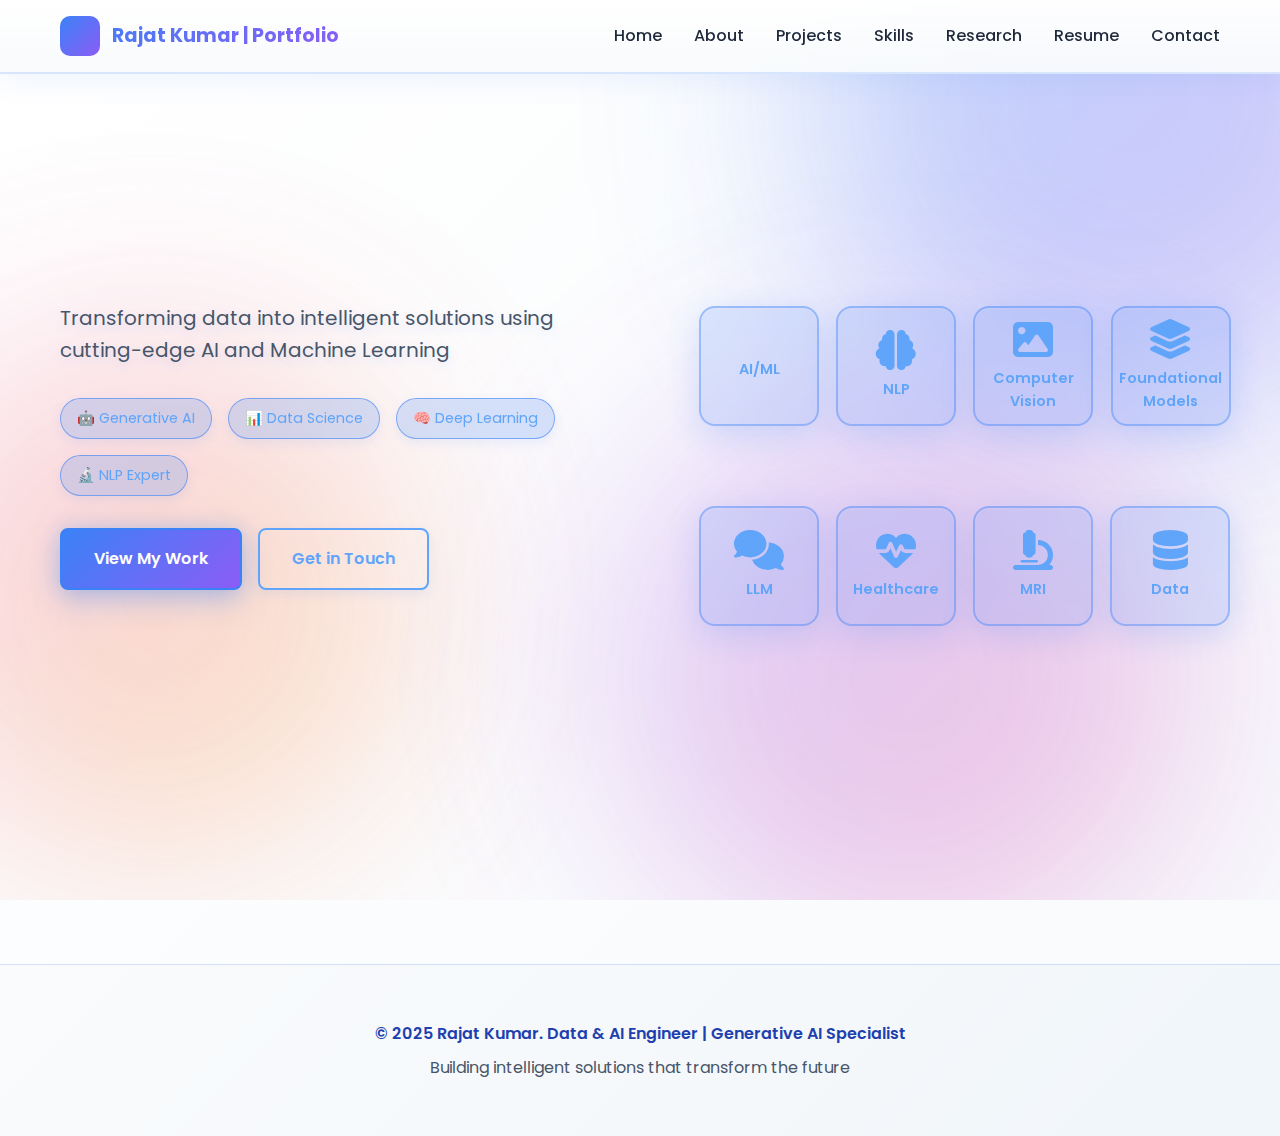
<file: index.html>
<!DOCTYPE html>
<html lang="en">
<head>
    <meta charset="UTF-8">
    <meta name="viewport" content="width=device-width, initial-scale=1.0">
    <title>Rajat Kumar | Data & AI Engineer | Generative AI & ML Expert</title>
    <link rel="stylesheet" href="styles.css">
    <link rel="stylesheet" href="https://cdnjs.cloudflare.com/ajax/libs/font-awesome/6.4.0/css/all.min.css">
    <link href="https://fonts.googleapis.com/css2?family=Poppins:wght@300;400;500;600;700;800&family=Playfair+Display:wght@600;700;800&display=swap" rel="stylesheet">
</head>
<body>
    <!-- Navigation -->
    <nav class="navbar">
        <div class="container">
            <div class="nav-wrapper">
                <div class="logo">
                    <span class="logo-icon">
                        <i class="fas fa-brain"></i>
                    </span>
                    <span class="logo-text">Rajat Kumar | Portfolio</span>
                </div>
                <ul class="nav-menu">
                    <li><a href="index.html" class="nav-link">Home</a></li>
                    <li><a href="about.html" class="nav-link">About</a></li>
                    <li><a href="projects.html" class="nav-link">Projects</a></li>
                    <li><a href="skills.html" class="nav-link">Skills</a></li>
                    <li><a href="research.html" class="nav-link">Research</a></li>
                    <li><a href="resume.html" class="nav-link">Resume</a></li>
                    <li><a href="contact.html" class="nav-link">Contact</a></li>
                </ul>
                <div class="hamburger">
                    <span></span>
                    <span></span>
                    <span></span>
                </div>
            </div>
        </div>
    </nav>

    <!-- Hero Section -->
    <section id="home" class="hero">
        <div class="hero-background">
            <div class="gradient-orb orb-1"></div>
            <div class="gradient-orb orb-2"></div>
            <div class="gradient-orb orb-3"></div>
        </div>
        
        <div class="container">
            <div class="hero-content">
                <div class="hero-text">
                    <h1 class="hero-title">
                        Data & AI <span class="highlight">Engineer</span>
                    </h1>
                    <p class="hero-subtitle">
                        Transforming data into intelligent solutions using cutting-edge AI and Machine Learning
                    </p>
                    <div class="hero-badges">
                        <span class="badge">🤖 Generative AI</span>
                        <span class="badge">📊 Data Science</span>
                        <span class="badge">🧠 Deep Learning</span>
                        <span class="badge">🔬 NLP Expert</span>
                    </div>
                    <div class="hero-cta">
                        <a href="projects.html" class="btn btn-primary">View My Work</a>
                        <a href="contact.html" class="btn btn-secondary">Get in Touch</a>
                    </div>
                </div>
                
                <div class="hero-visual">
                    <div class="floating-card card1">
                        <div class="card-content">
                            <i class="fas fa-neural-network"></i>
                            <p>AI/ML</p>
                        </div>
                    </div>
                    <div class="floating-card card2">
                        <div class="card-content">
                            <i class="fas fa-brain"></i>
                            <p>NLP</p>
                        </div>
                    </div>
                    <div class="floating-card card3">
                        <div class="card-content">
                            <i class="fas fa-database"></i>
                            <p>Data</p>
                        </div>
                    </div>
                    <div class="floating-card card4">
                        <div class="card-content">
                            <i class="fas fa-comments"></i>
                            <p>LLM</p>
                        </div>
                    </div>
                    <div class="floating-card card5">
                        <div class="card-content">
                            <i class="fas fa-image"></i>
                            <p>Computer Vision</p>
                        </div>
                    </div>
                    <div class="floating-card card6">
                        <div class="card-content">
                            <i class="fas fa-heartbeat"></i>
                            <p>Healthcare</p>
                        </div>
                    </div>
                    <div class="floating-card card7">
                        <div class="card-content">
                            <i class="fas fa-microscope"></i>
                            <p>MRI</p>
                        </div>
                    </div>
                    <div class="floating-card card8">
                        <div class="card-content">
                            <i class="fas fa-layer-group"></i>
                            <p>Foundational Models</p>
                        </div>
                    </div>
                </div>
            </div>
        </div>
    </section>

    <!-- Footer -->
    <footer class="footer">
        <div class="container">
            <div class="footer-content">
                <p>&copy; 2025 Rajat Kumar. Data & AI Engineer | Generative AI Specialist</p>
                <p>Building intelligent solutions that transform the future</p>
            </div>
        </div>
    </footer>

    <script src="script.js"></script>
</body>
</html>
</file>
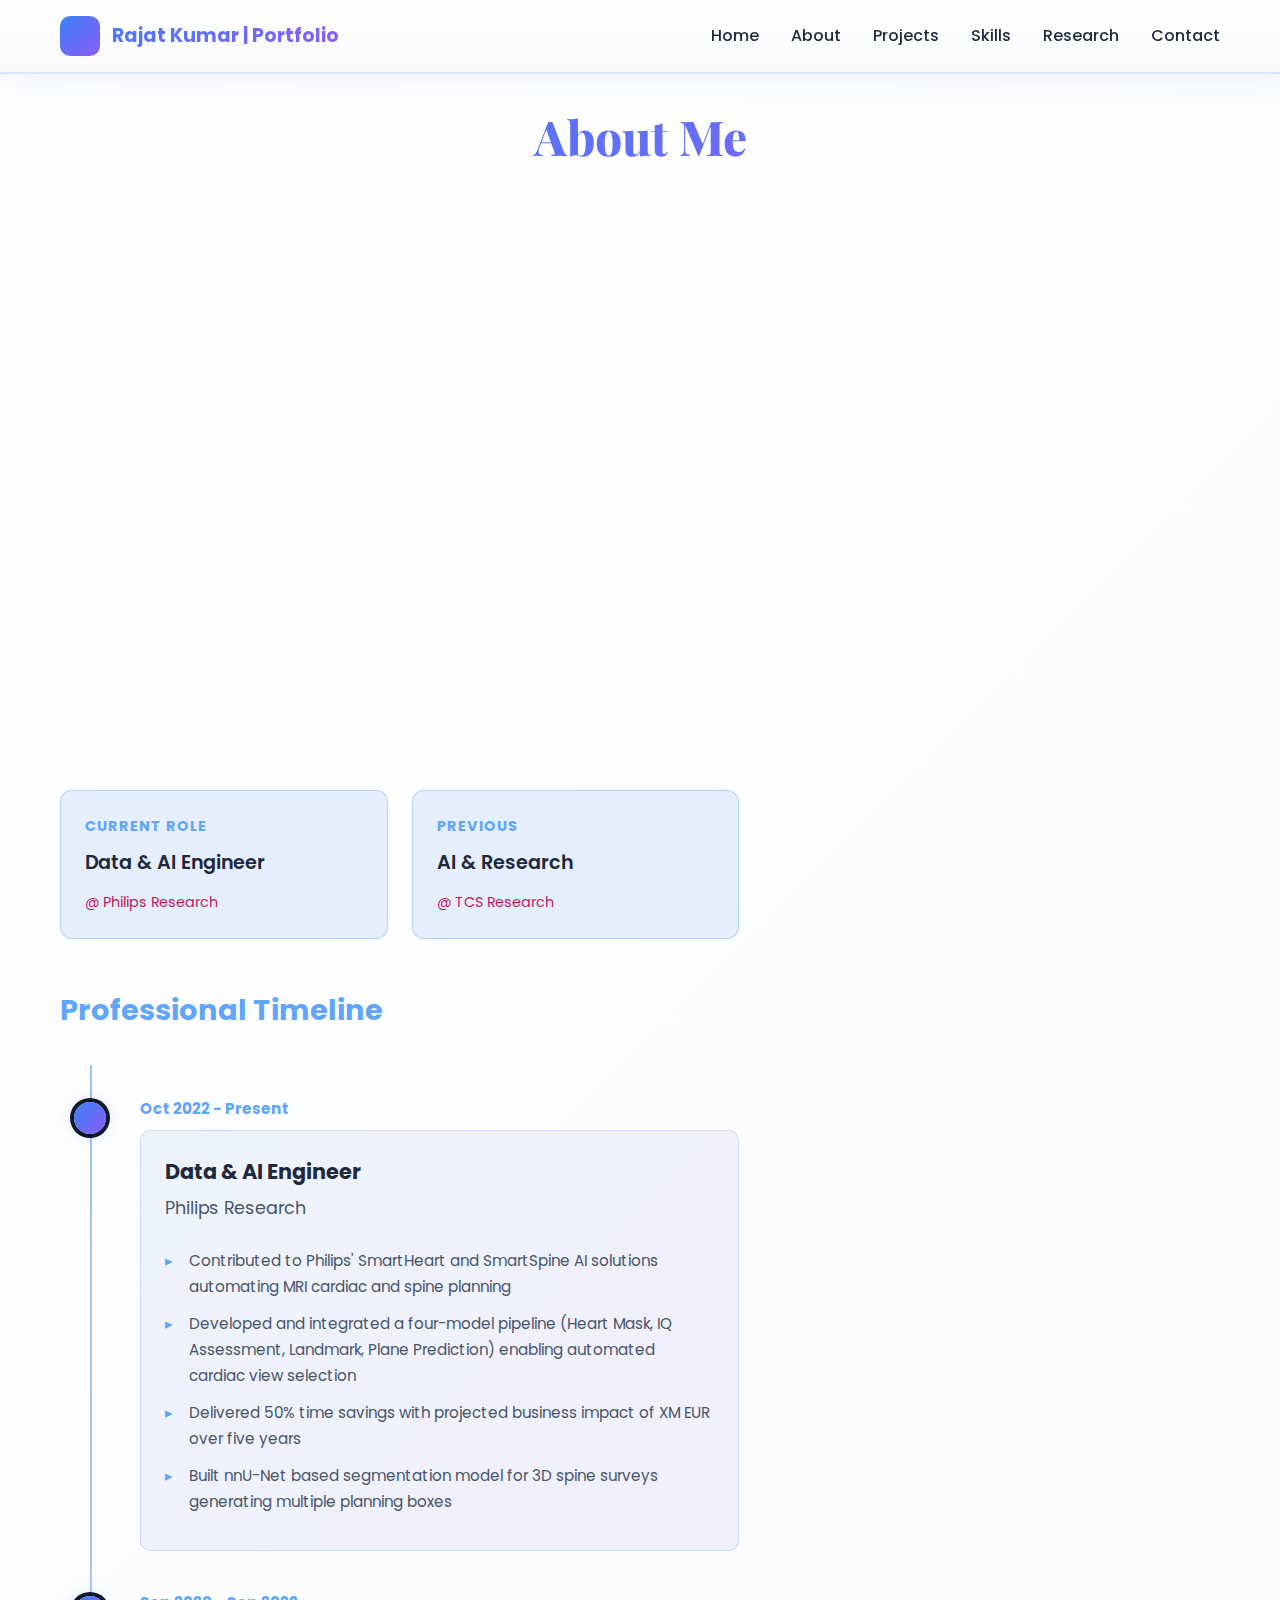
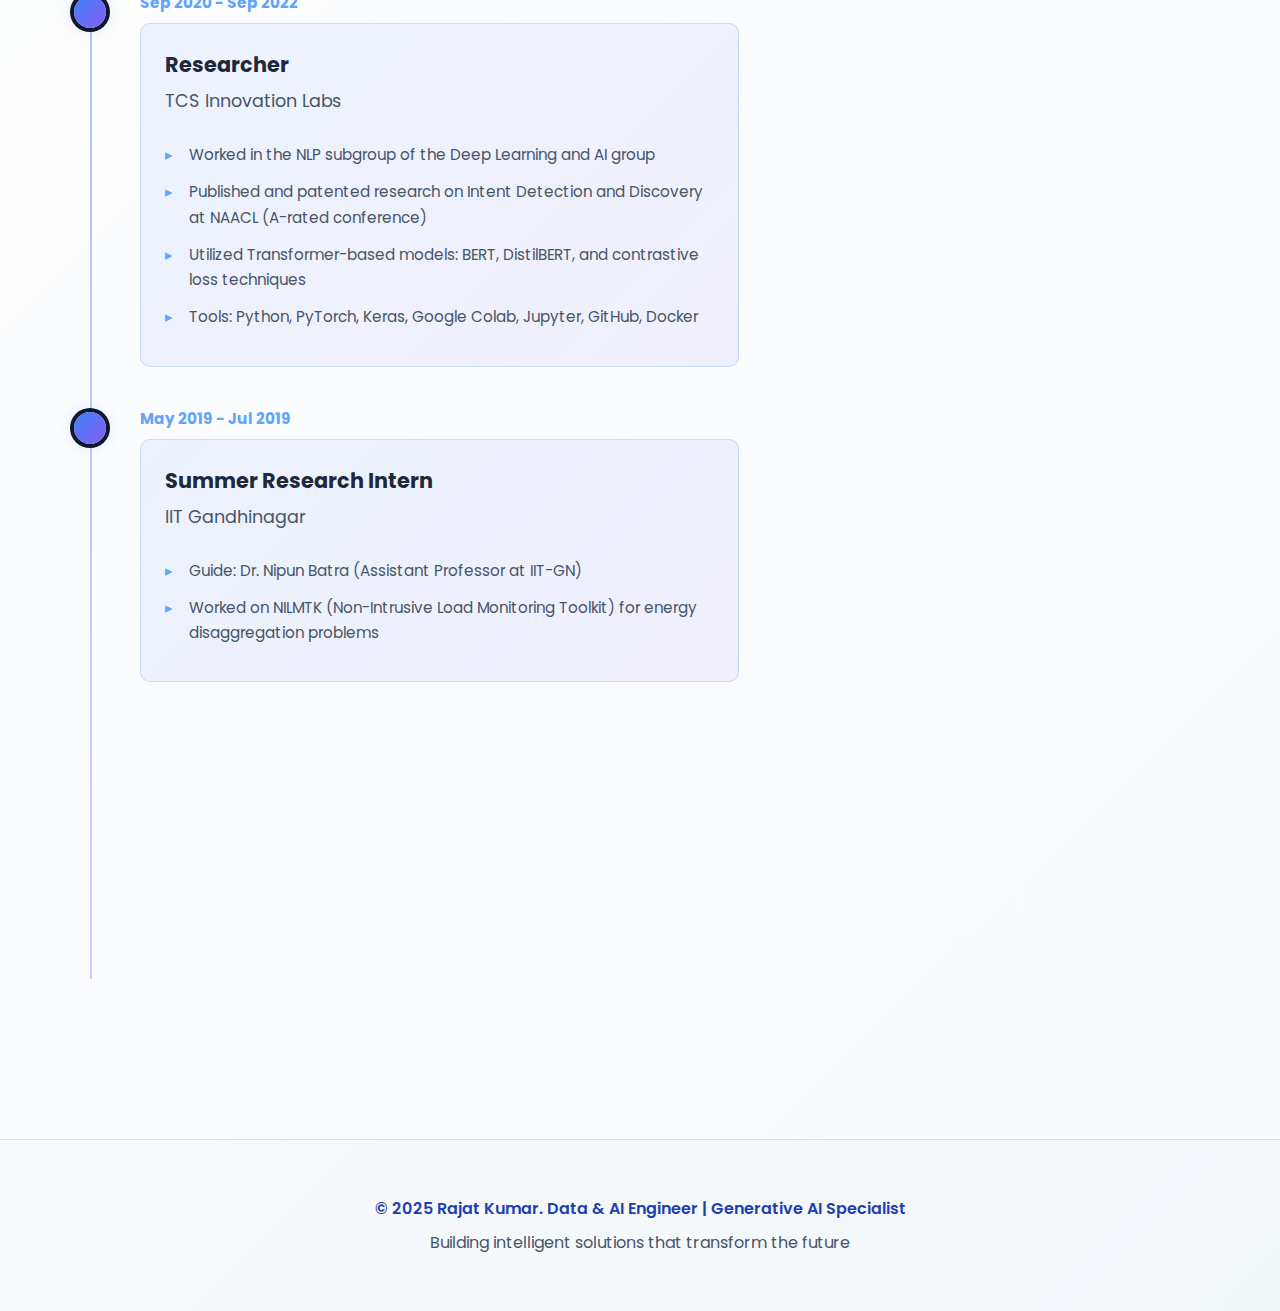
<file: about.html>
<!DOCTYPE html>
<html lang="en">
<head>
    <meta charset="UTF-8">
    <meta name="viewport" content="width=device-width, initial-scale=1.0">
    <title>About - Rajat Kumar | Data & AI Engineer</title>
    <link rel="stylesheet" href="styles.css">
    <link rel="stylesheet" href="https://cdnjs.cloudflare.com/ajax/libs/font-awesome/6.4.0/css/all.min.css">
    <link href="https://fonts.googleapis.com/css2?family=Poppins:wght@300;400;500;600;700;800&family=Playfair+Display:wght@600;700;800&display=swap" rel="stylesheet">
</head>
<body>
    <!-- Navigation -->
    <nav class="navbar">
        <div class="container">
            <div class="nav-wrapper">
                <div class="logo">
                    <span class="logo-icon">
                        <i class="fas fa-brain"></i>
                    </span>
                    <span class="logo-text">Rajat Kumar | Portfolio</span>
                </div>
                <ul class="nav-menu">
                    <li><a href="index.html" class="nav-link">Home</a></li>
                    <li><a href="about.html" class="nav-link">About</a></li>
                    <li><a href="projects.html" class="nav-link">Projects</a></li>
                    <li><a href="skills.html" class="nav-link">Skills</a></li>
                    <li><a href="research.html" class="nav-link">Research</a></li>
                    <li><a href="contact.html" class="nav-link">Contact</a></li>
                </ul>
                <div class="hamburger">
                    <span></span>
                    <span></span>
                    <span></span>
                </div>
            </div>
        </div>
    </nav>

    <!-- About Section -->
    <section id="about" class="about">
        <div class="container">
            <h2 class="section-title">About Me</h2>
            
            <!-- Stats at Top -->
            <div class="about-stats">
                <div class="stat-item">
                    <h3>311+</h3>
                    <p>Citations</p>
                </div>
                <div class="stat-item">
                    <h3>9</h3>
                    <p>Publications</p>
                </div>
                <div class="stat-item">
                    <h3>5.3+</h3>
                    <p>Years Experience</p>
                </div>
                <div class="stat-item">
                    <h3>2</h3>
                    <p>Patents</p>
                </div>
            </div>
            
            <div class="about-grid">
                <div class="about-content">
                    <p class="about-text">
                        I'm a <strong>Data & AI Engineer</strong> at <strong>Philips Research</strong>, specializing in Generative AI and Machine Learning. With a strong background in Natural Language Processing, Deep Learning, and Software Engineering, I create intelligent solutions that transform complex data into actionable insights.
                    </p>
                    
                    <p class="about-text">
                        My expertise spans across cutting-edge technologies including Large Language Models, Neural Networks, and advanced data analysis. I'm passionate about building scalable AI systems and have experience working on diverse domains from energy analytics to natural language understanding.
                    </p>

                    <div class="experience-cards">
                        <div class="exp-card">
                            <h4>Current Role</h4>
                            <p>Data & AI Engineer</p>
                            <span class="company">@ Philips Research</span>
                        </div>
                        <div class="exp-card">
                            <h4>Previous</h4>
                            <p>AI & Research</p>
                            <span class="company">@ TCS Research</span>
                        </div>
                    </div>

                    <h3 class="timeline-title">Professional Timeline</h3>
                    <div class="timeline">
                        <div class="timeline-item">
                            <div class="timeline-date">Oct 2022 - Present</div>
                            <div class="timeline-content">
                                <h4>Data & AI Engineer</h4>
                                <p class="timeline-company">Philips Research</p>
                                <ul class="timeline-details">
                                    <li>Contributed to Philips' SmartHeart and SmartSpine AI solutions automating MRI cardiac and spine planning</li>
                                    <li>Developed and integrated a four-model pipeline (Heart Mask, IQ Assessment, Landmark, Plane Prediction) enabling automated cardiac view selection</li>
                                    <li>Delivered 50% time savings with projected business impact of XM EUR over five years</li>
                                    <li>Built nnU-Net based segmentation model for 3D spine surveys generating multiple planning boxes</li>
                                </ul>
                            </div>
                        </div>

                        <div class="timeline-item">
                            <div class="timeline-date">Sep 2020 - Sep 2022</div>
                            <div class="timeline-content">
                                <h4>Researcher</h4>
                                <p class="timeline-company">TCS Innovation Labs</p>
                                <ul class="timeline-details">
                                    <li>Worked in the NLP subgroup of the Deep Learning and AI group</li>
                                    <li>Published and patented research on Intent Detection and Discovery at NAACL (A-rated conference)</li>
                                    <li>Utilized Transformer-based models: BERT, DistilBERT, and contrastive loss techniques</li>
                                    <li>Tools: Python, PyTorch, Keras, Google Colab, Jupyter, GitHub, Docker</li>
                                </ul>
                            </div>
                        </div>

                        <div class="timeline-item">
                            <div class="timeline-date">May 2019 - Jul 2019</div>
                            <div class="timeline-content">
                                <h4>Summer Research Intern</h4>
                                <p class="timeline-company">IIT Gandhinagar</p>
                                <ul class="timeline-details">
                                    <li>Guide: Dr. Nipun Batra (Assistant Professor at IIT-GN)</li>
                                    <li>Worked on NILMTK (Non-Intrusive Load Monitoring Toolkit) for energy disaggregation problems</li>
                </div>

                <div class="about-stats">
                    <div class="stat-item">
                        <h3>311+</h3>
                        <p>Citations</p>
                    </div>
                    <div class="stat-item">
                        <h3>9</h3>
                        <p>Publications</p>
                    </div>
                    <div class="stat-item">
                        <h3>5.3+</h3>
                        <p>Years Experience</p>
                    </div>
                    <div class="stat-item">
                        <h3>2</h3>
                        <p>Patents</p>
                    </div>
                </div>
            </div>
        </div>
    </section>

    <!-- Footer -->
    <footer class="footer">
        <div class="container">
            <div class="footer-content">
                <p>&copy; 2025 Rajat Kumar. Data & AI Engineer | Generative AI Specialist</p>
                <p>Building intelligent solutions that transform the future</p>
            </div>
        </div>
    </footer>

    <script src="script.js"></script>
</body>
</html>
</file>
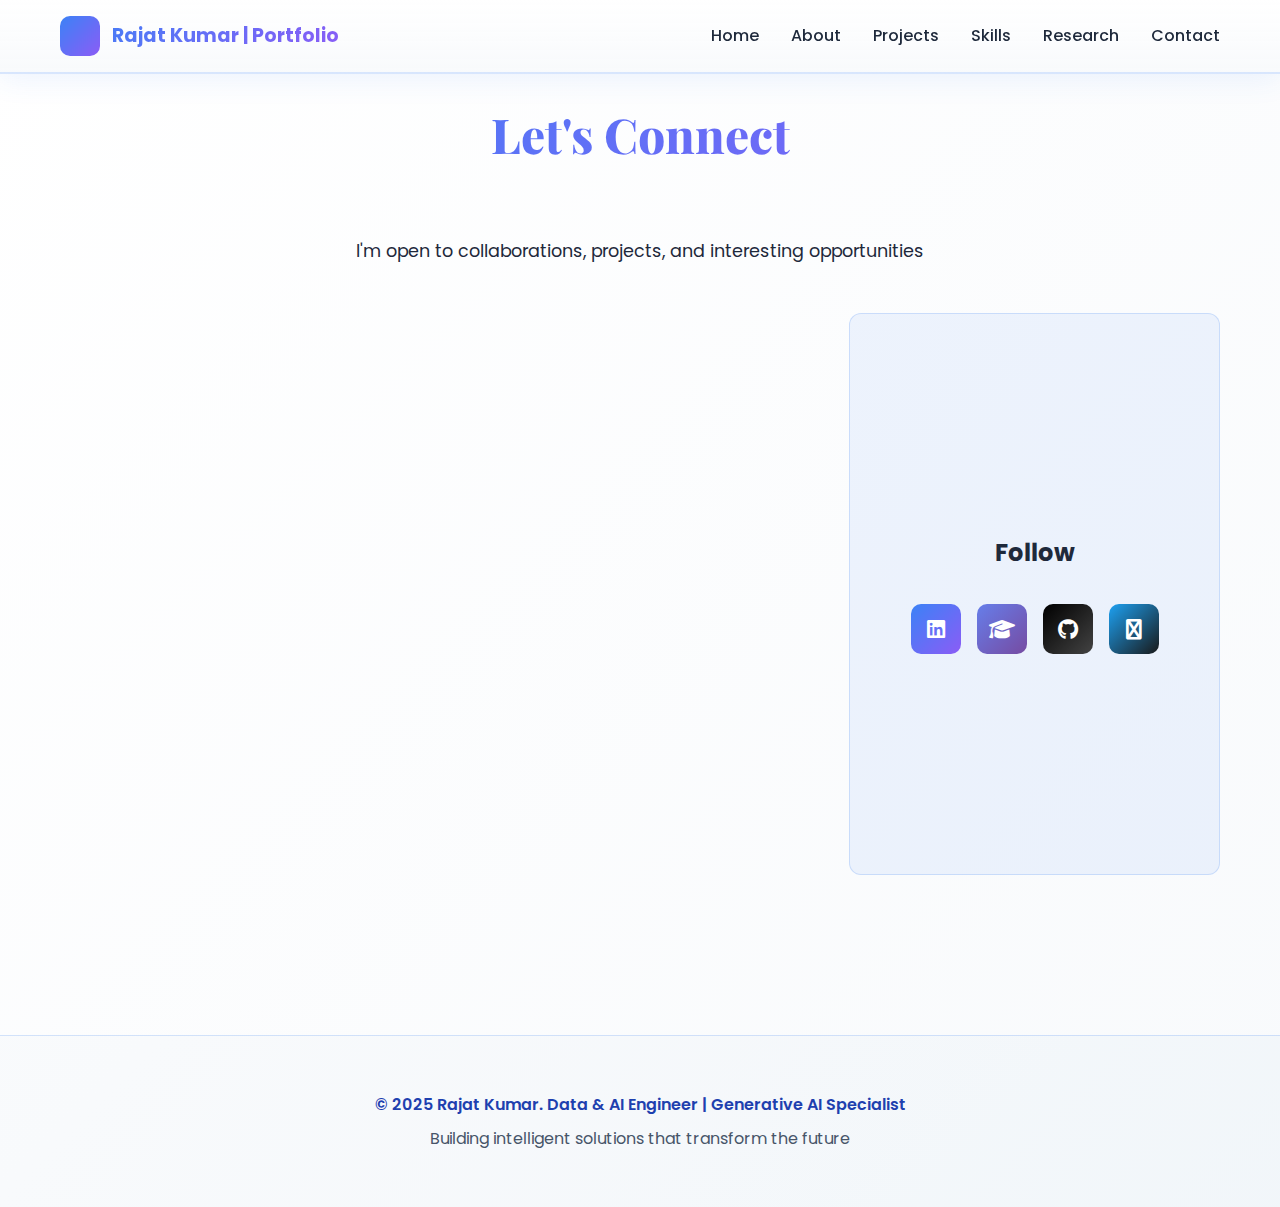
<file: contact.html>
<!DOCTYPE html>
<html lang="en">
<head>
    <meta charset="UTF-8">
    <meta name="viewport" content="width=device-width, initial-scale=1.0">
    <title>Contact - Rajat Kumar | Data & AI Engineer</title>
    <link rel="stylesheet" href="styles.css">
    <link rel="stylesheet" href="https://cdnjs.cloudflare.com/ajax/libs/font-awesome/6.4.0/css/all.min.css">
    <link href="https://fonts.googleapis.com/css2?family=Poppins:wght@300;400;500;600;700;800&family=Playfair+Display:wght@600;700;800&display=swap" rel="stylesheet">
</head>
<body>
    <!-- Navigation -->
    <nav class="navbar">
        <div class="container">
            <div class="nav-wrapper">
                <div class="logo">
                    <span class="logo-icon">
                        <i class="fas fa-brain"></i>
                    </span>
                    <span class="logo-text">Rajat Kumar | Portfolio</span>
                </div>
                <ul class="nav-menu">
                    <li><a href="index.html" class="nav-link">Home</a></li>
                    <li><a href="about.html" class="nav-link">About</a></li>
                    <li><a href="projects.html" class="nav-link">Projects</a></li>
                    <li><a href="skills.html" class="nav-link">Skills</a></li>
                    <li><a href="research.html" class="nav-link">Research</a></li>
                    <li><a href="contact.html" class="nav-link">Contact</a></li>
                </ul>
                <div class="hamburger">
                    <span></span>
                    <span></span>
                    <span></span>
                </div>
            </div>
        </div>
    </nav>

    <!-- Contact Section -->
    <section id="contact" class="contact">
        <div class="container">
            <h2 class="section-title">Let's Connect</h2>
            <p class="section-subtitle">I'm open to collaborations, projects, and interesting opportunities</p>
            
            <div class="contact-content">
                <div class="contact-methods">
                    <a href="https://www.linkedin.com/in/rajat-kumar-543b8a12b/" target="_blank" class="contact-card">
                        <div class="contact-icon">
                            <i class="fab fa-linkedin"></i>
                        </div>
                        <h3>LinkedIn</h3>
                        <p>Connect with me on LinkedIn for professional updates and insights</p>
                    </a>

                    <a href="https://github.com/rajattech0002-wq" target="_blank" class="contact-card">
                        <div class="contact-icon">
                            <i class="fab fa-github"></i>
                        </div>
                        <h3>GitHub</h3>
                        <p>Check out my code, projects, and contributions</p>
                    </a>

                    <a href="https://scholar.google.co.in/citations?hl=en&user=Kc6YNPEAAAAJ" target="_blank" class="contact-card">
                        <div class="contact-icon">
                            <i class="fas fa-book"></i>
                        </div>
                        <h3>Google Scholar</h3>
                        <p>Browse my research publications and citations</p>
                    </a>

                    <a href="https://rajat-kumar.netlify.app/" target="_blank" class="contact-card">
                        <div class="contact-icon">
                            <i class="fas fa-globe"></i>
                        </div>
                        <h3>Personal Website</h3>
                        <p>Visit my portfolio and project showcase</p>
                    </a>

                    <a href="mailto:rajat.tech.002@gmail.com" class="contact-card">
                        <div class="contact-icon">
                            <i class="fas fa-envelope"></i>
                        </div>
                        <h3>Email</h3>
                        <p>Reach out for specific inquiries or collaboration</p>
                    </a>
                </div>

                <div class="social-links">
                    <h3>Follow</h3>
                    <div class="social-buttons">
                        <a href="https://www.linkedin.com/in/rajat-kumar-543b8a12b/" target="_blank" class="social-btn">
                            <i class="fab fa-linkedin"></i>
                        </a>
                        <a href="https://scholar.google.co.in/citations?hl=en&user=Kc6YNPEAAAAJ" target="_blank" class="social-btn">
                            <i class="fas fa-graduation-cap"></i>
                        </a>
                        <a href="https://github.com/rajattech0002-wq" target="_blank" class="social-btn">
                            <i class="fab fa-github"></i>
                        </a>
                        <a href="https://github.com/rajattech0002-wq" target="_blank" class="social-btn">
                            <i class="fab fa-code"></i>
                        </a>
                    </div>
                </div>
            </div>
        </div>
    </section>

    <!-- Footer -->
    <footer class="footer">
        <div class="container">
            <div class="footer-content">
                <p>&copy; 2025 Rajat Kumar. Data & AI Engineer | Generative AI Specialist</p>
                <p>Building intelligent solutions that transform the future</p>
            </div>
        </div>
    </footer>

    <script src="script.js"></script>
</body>
</html>
</file>
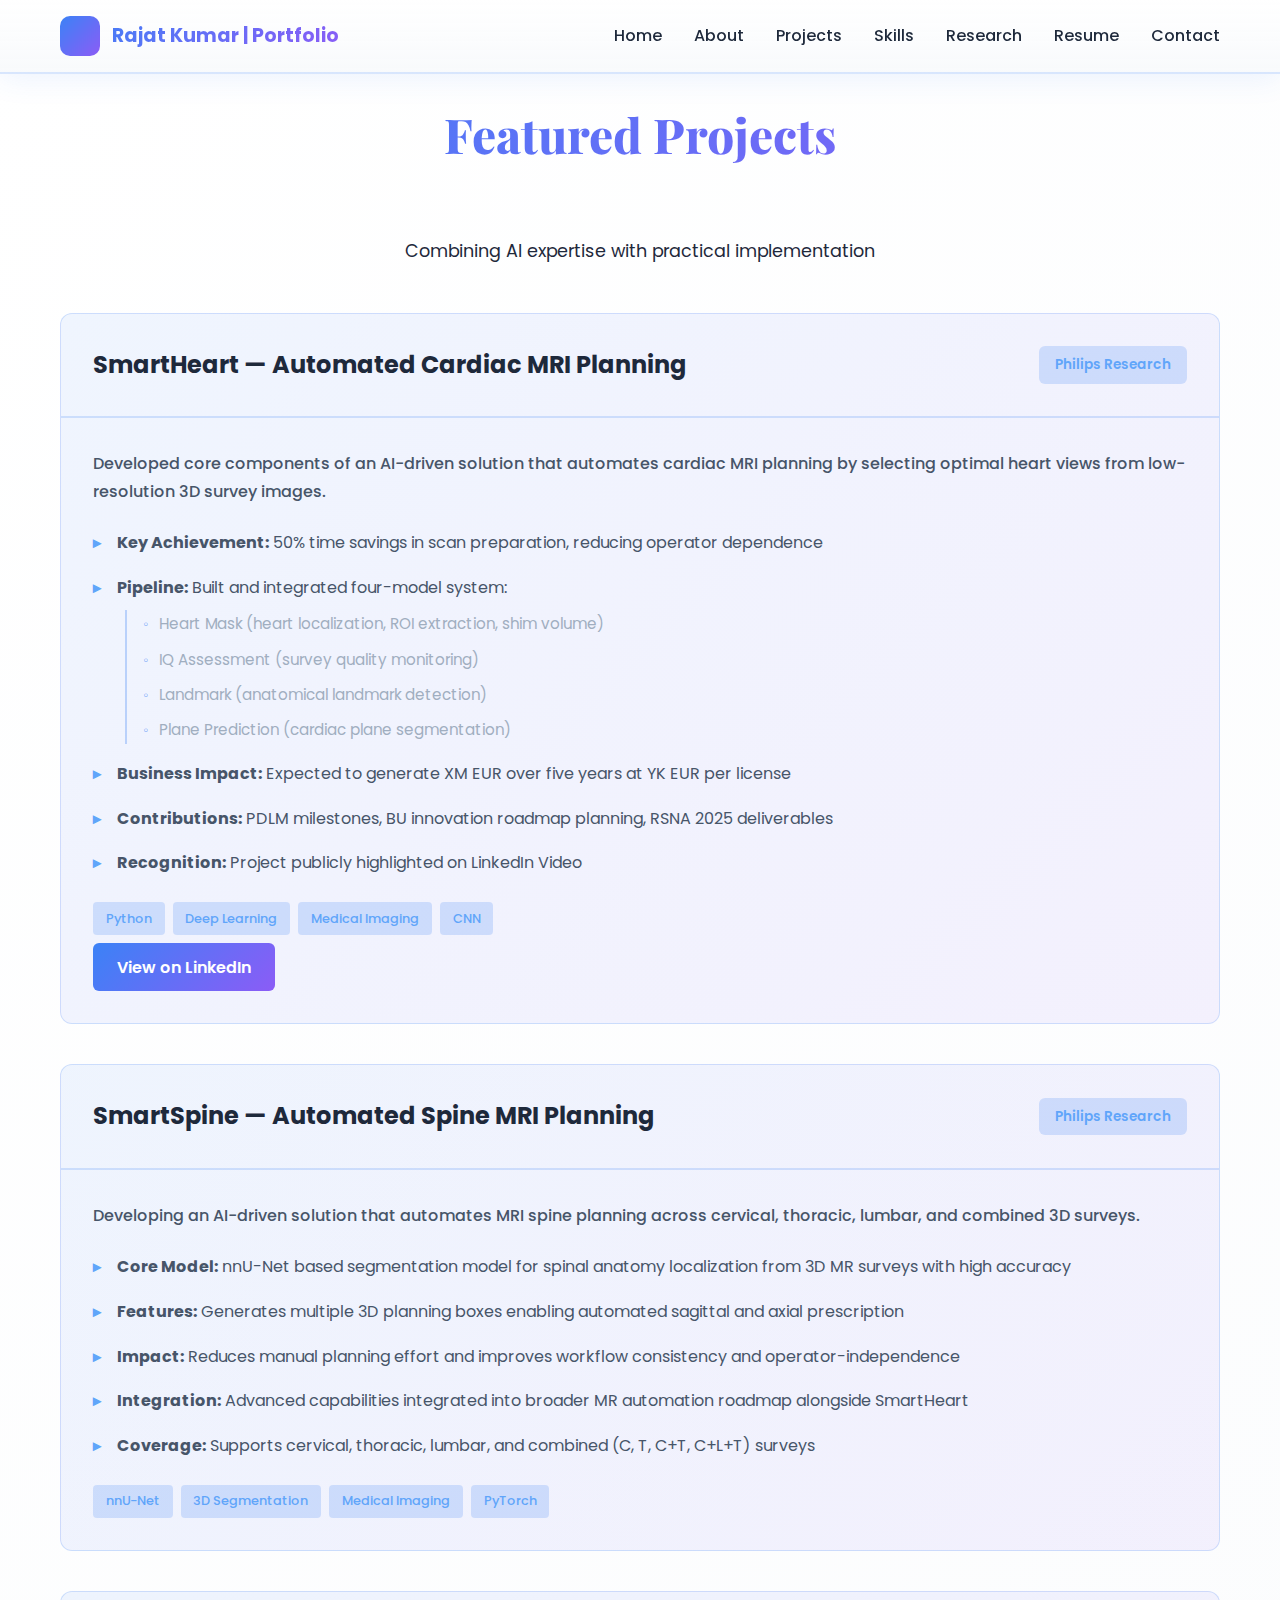
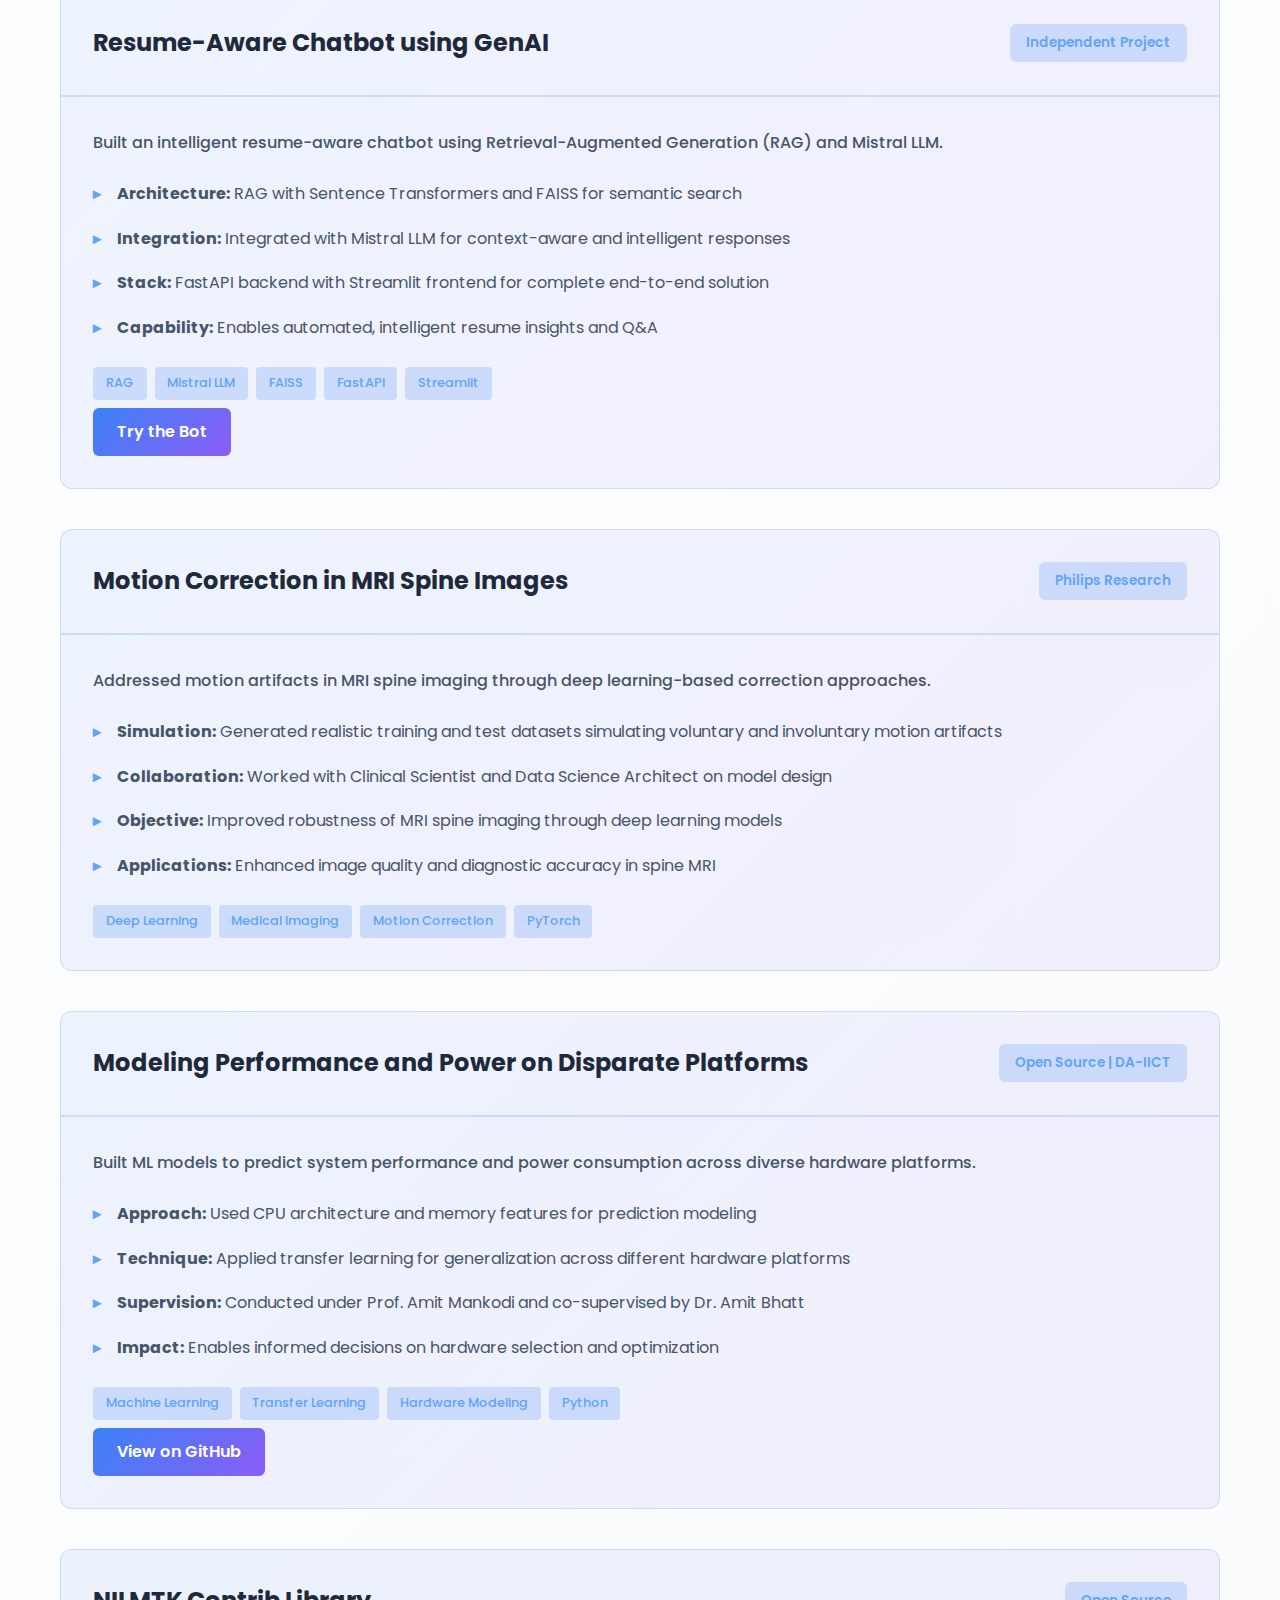
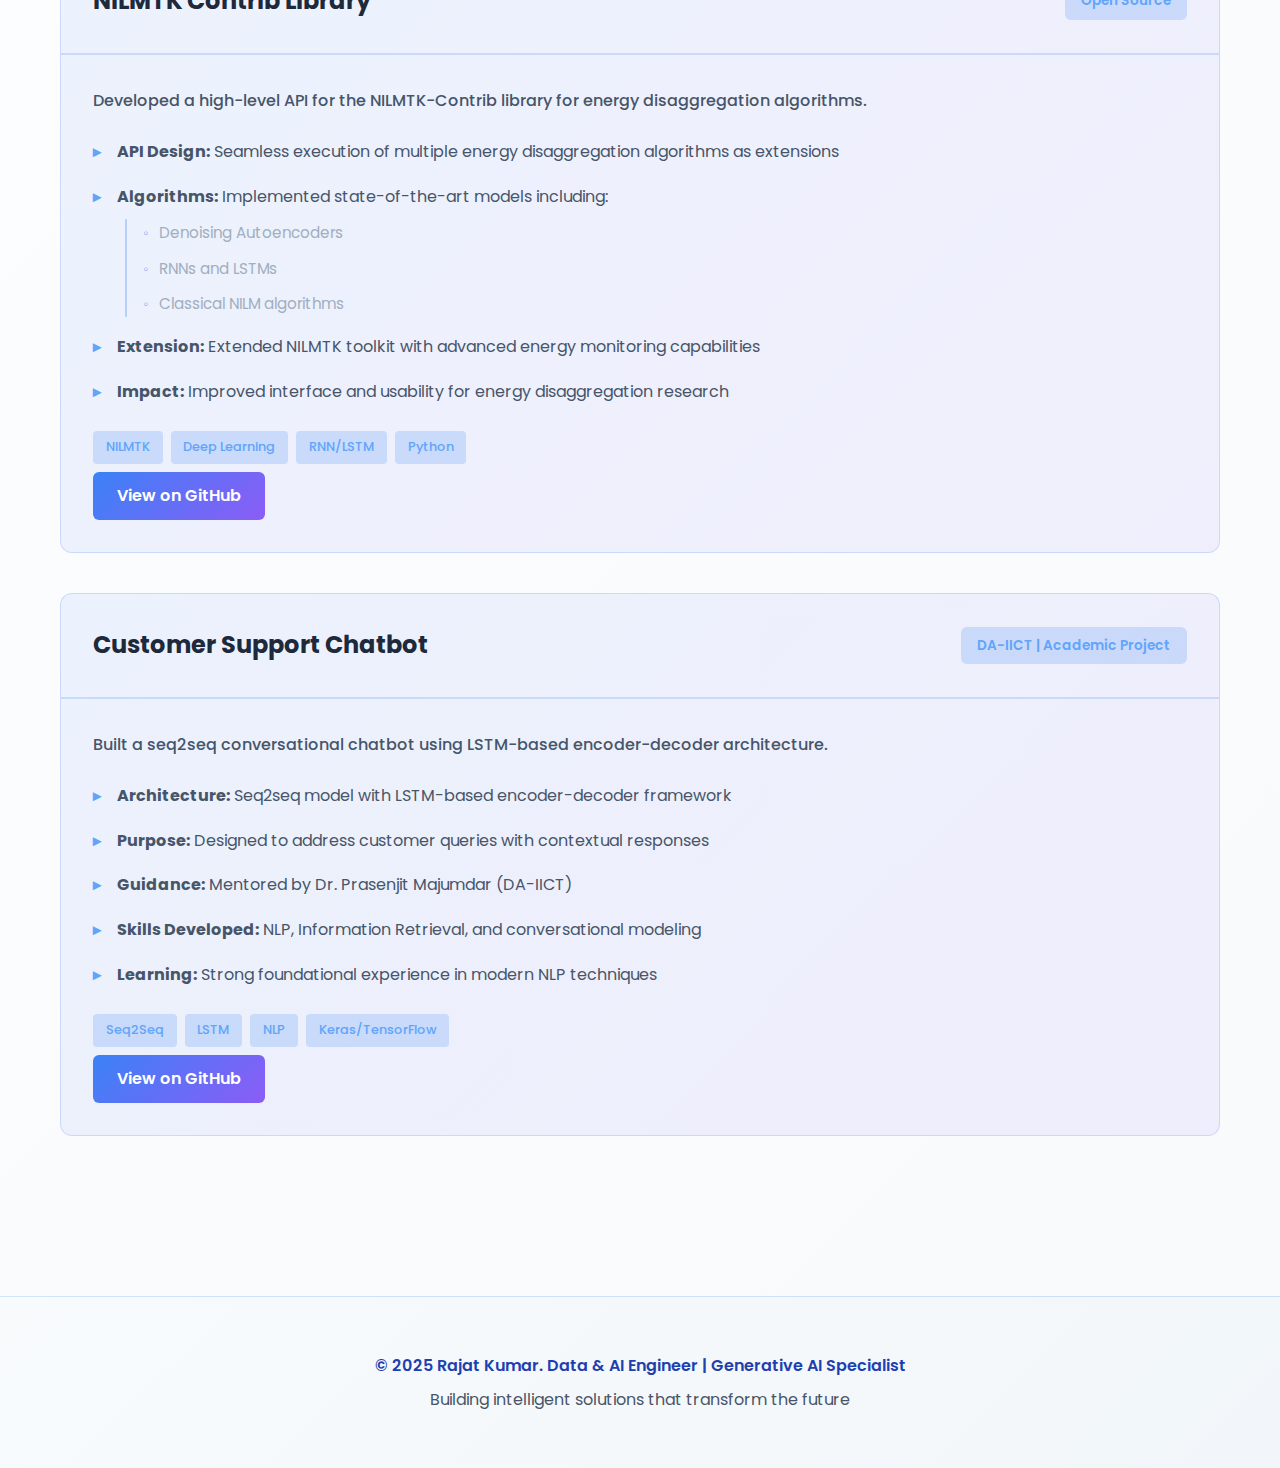
<file: projects.html>
<!DOCTYPE html>
<html lang="en">
<head>
    <meta charset="UTF-8">
    <meta name="viewport" content="width=device-width, initial-scale=1.0">
    <title>Projects - Rajat Kumar | Data & AI Engineer</title>
    <link rel="stylesheet" href="styles.css">
    <link rel="stylesheet" href="https://cdnjs.cloudflare.com/ajax/libs/font-awesome/6.4.0/css/all.min.css">
    <link href="https://fonts.googleapis.com/css2?family=Poppins:wght@300;400;500;600;700;800&family=Playfair+Display:wght@600;700;800&display=swap" rel="stylesheet">
</head>
<body>
    <!-- Navigation -->
    <nav class="navbar">
        <div class="container">
            <div class="nav-wrapper">
                <div class="logo">
                    <span class="logo-icon">
                        <i class="fas fa-brain"></i>
                    </span>
                    <span class="logo-text">Rajat Kumar | Portfolio</span>
                </div>
                <ul class="nav-menu">
                    <li><a href="index.html" class="nav-link">Home</a></li>
                    <li><a href="about.html" class="nav-link">About</a></li>
                    <li><a href="projects.html" class="nav-link">Projects</a></li>
                    <li><a href="skills.html" class="nav-link">Skills</a></li>
                    <li><a href="research.html" class="nav-link">Research</a></li>
                    <li><a href="resume.html" class="nav-link">Resume</a></li>
                    <li><a href="contact.html" class="nav-link">Contact</a></li>
                </ul>
                <div class="hamburger">
                    <span></span>
                    <span></span>
                    <span></span>
                </div>
            </div>
        </div>
    </nav>

    <!-- Projects Section -->
    <section id="projects" class="projects">
        <div class="container">
            <h2 class="section-title">Featured Projects</h2>
            <p class="section-subtitle">Combining AI expertise with practical implementation</p>
            
            <div class="projects-list">
                <!-- Project 1: SmartHeart -->
                <div class="project-item">
                    <div class="project-header-detail">
                        <h3 class="project-title">SmartHeart — Automated Cardiac MRI Planning</h3>
                        <span class="project-org">Philips Research</span>
                    </div>
                    <div class="project-body">
                        <p class="project-intro">Developed core components of an AI-driven solution that automates cardiac MRI planning by selecting optimal heart views from low-resolution 3D survey images.</p>
                        <ul class="project-details">
                            <li><strong>Key Achievement:</strong> 50% time savings in scan preparation, reducing operator dependence</li>
                            <li><strong>Pipeline:</strong> Built and integrated four-model system:
                                <ul class="sub-list">
                                    <li>Heart Mask (heart localization, ROI extraction, shim volume)</li>
                                    <li>IQ Assessment (survey quality monitoring)</li>
                                    <li>Landmark (anatomical landmark detection)</li>
                                    <li>Plane Prediction (cardiac plane segmentation)</li>
                                </ul>
                            </li>
                            <li><strong>Business Impact:</strong> Expected to generate XM EUR over five years at YK EUR per license</li>
                            <li><strong>Contributions:</strong> PDLM milestones, BU innovation roadmap planning, RSNA 2025 deliverables</li>
                            <li><strong>Recognition:</strong> Project publicly highlighted on LinkedIn Video</li>
                        </ul>
                        <div class="project-tech">
                            <span>Python</span>
                            <span>Deep Learning</span>
                            <span>Medical Imaging</span>
                            <span>CNN</span>
                        </div>
                        <a href="https://www.linkedin.com/feed/update/urn:li:activity:7401685925900328961/" target="_blank" class="project-link-btn">View on LinkedIn</a>
                    </div>
                </div>

                <!-- Project 2: SmartSpine -->
                <div class="project-item">
                    <div class="project-header-detail">
                        <h3 class="project-title">SmartSpine — Automated Spine MRI Planning</h3>
                        <span class="project-org">Philips Research</span>
                    </div>
                    <div class="project-body">
                        <p class="project-intro">Developing an AI-driven solution that automates MRI spine planning across cervical, thoracic, lumbar, and combined 3D surveys.</p>
                        <ul class="project-details">
                            <li><strong>Core Model:</strong> nnU-Net based segmentation model for spinal anatomy localization from 3D MR surveys with high accuracy</li>
                            <li><strong>Features:</strong> Generates multiple 3D planning boxes enabling automated sagittal and axial prescription</li>
                            <li><strong>Impact:</strong> Reduces manual planning effort and improves workflow consistency and operator-independence</li>
                            <li><strong>Integration:</strong> Advanced capabilities integrated into broader MR automation roadmap alongside SmartHeart</li>
                            <li><strong>Coverage:</strong> Supports cervical, thoracic, lumbar, and combined (C, T, C+T, C+L+T) surveys</li>
                        </ul>
                        <div class="project-tech">
                            <span>nnU-Net</span>
                            <span>3D Segmentation</span>
                            <span>Medical Imaging</span>
                            <span>PyTorch</span>
                        </div>
                    </div>
                </div>

                <!-- Project 3: Resume-Aware Chatbot -->
                <div class="project-item">
                    <div class="project-header-detail">
                        <h3 class="project-title">Resume-Aware Chatbot using GenAI</h3>
                        <span class="project-org">Independent Project</span>
                    </div>
                    <div class="project-body">
                        <p class="project-intro">Built an intelligent resume-aware chatbot using Retrieval-Augmented Generation (RAG) and Mistral LLM.</p>
                        <ul class="project-details">
                            <li><strong>Architecture:</strong> RAG with Sentence Transformers and FAISS for semantic search</li>
                            <li><strong>Integration:</strong> Integrated with Mistral LLM for context-aware and intelligent responses</li>
                            <li><strong>Stack:</strong> FastAPI backend with Streamlit frontend for complete end-to-end solution</li>
                            <li><strong>Capability:</strong> Enables automated, intelligent resume insights and Q&A</li>
                        </ul>
                        <div class="project-tech">
                            <span>RAG</span>
                            <span>Mistral LLM</span>
                            <span>FAISS</span>
                            <span>FastAPI</span>
                            <span>Streamlit</span>
                        </div>
                        <a href="https://resumeawarebot.streamlit.app/" target="_blank" class="project-link-btn">Try the Bot</a>
                    </div>
                </div>

                <!-- Project 4: Motion Correction -->
                <div class="project-item">
                    <div class="project-header-detail">
                        <h3 class="project-title">Motion Correction in MRI Spine Images</h3>
                        <span class="project-org">Philips Research</span>
                    </div>
                    <div class="project-body">
                        <p class="project-intro">Addressed motion artifacts in MRI spine imaging through deep learning-based correction approaches.</p>
                        <ul class="project-details">
                            <li><strong>Simulation:</strong> Generated realistic training and test datasets simulating voluntary and involuntary motion artifacts</li>
                            <li><strong>Collaboration:</strong> Worked with Clinical Scientist and Data Science Architect on model design</li>
                            <li><strong>Objective:</strong> Improved robustness of MRI spine imaging through deep learning models</li>
                            <li><strong>Applications:</strong> Enhanced image quality and diagnostic accuracy in spine MRI</li>
                        </ul>
                        <div class="project-tech">
                            <span>Deep Learning</span>
                            <span>Medical Imaging</span>
                            <span>Motion Correction</span>
                            <span>PyTorch</span>
                        </div>
                    </div>
                </div>

                <!-- Project 5: Performance and Power Modeling -->
                <div class="project-item">
                    <div class="project-header-detail">
                        <h3 class="project-title">Modeling Performance and Power on Disparate Platforms</h3>
                        <span class="project-org">Open Source | DA-IICT</span>
                    </div>
                    <div class="project-body">
                        <p class="project-intro">Built ML models to predict system performance and power consumption across diverse hardware platforms.</p>
                        <ul class="project-details">
                            <li><strong>Approach:</strong> Used CPU architecture and memory features for prediction modeling</li>
                            <li><strong>Technique:</strong> Applied transfer learning for generalization across different hardware platforms</li>
                            <li><strong>Supervision:</strong> Conducted under Prof. Amit Mankodi and co-supervised by Dr. Amit Bhatt</li>
                            <li><strong>Impact:</strong> Enables informed decisions on hardware selection and optimization</li>
                        </ul>
                        <div class="project-tech">
                            <span>Machine Learning</span>
                            <span>Transfer Learning</span>
                            <span>Hardware Modeling</span>
                            <span>Python</span>
                        </div>
                        <a href="https://github.com/rajat-tech-002/Evaluating-Machine-Learning-Models-for-Disparate-Computer-Systems-Performance-Prediction" target="_blank" class="project-link-btn">View on GitHub</a>
                    </div>
                </div>

                <!-- Project 6: NILMTK Contrib Library -->
                <div class="project-item">
                    <div class="project-header-detail">
                        <h3 class="project-title">NILMTK Contrib Library</h3>
                        <span class="project-org">Open Source</span>
                    </div>
                    <div class="project-body">
                        <p class="project-intro">Developed a high-level API for the NILMTK-Contrib library for energy disaggregation algorithms.</p>
                        <ul class="project-details">
                            <li><strong>API Design:</strong> Seamless execution of multiple energy disaggregation algorithms as extensions</li>
                            <li><strong>Algorithms:</strong> Implemented state-of-the-art models including:
                                <ul class="sub-list">
                                    <li>Denoising Autoencoders</li>
                                    <li>RNNs and LSTMs</li>
                                    <li>Classical NILM algorithms</li>
                                </ul>
                            </li>
                            <li><strong>Extension:</strong> Extended NILMTK toolkit with advanced energy monitoring capabilities</li>
                            <li><strong>Impact:</strong> Improved interface and usability for energy disaggregation research</li>
                        </ul>
                        <div class="project-tech">
                            <span>NILMTK</span>
                            <span>Deep Learning</span>
                            <span>RNN/LSTM</span>
                            <span>Python</span>
                        </div>
                        <a href="https://github.com/nilmtk/nilmtk-contrib" target="_blank" class="project-link-btn">View on GitHub</a>
                    </div>
                </div>

                <!-- Project 7: Customer Support Chatbot -->
                <div class="project-item">
                    <div class="project-header-detail">
                        <h3 class="project-title">Customer Support Chatbot</h3>
                        <span class="project-org">DA-IICT | Academic Project</span>
                    </div>
                    <div class="project-body">
                        <p class="project-intro">Built a seq2seq conversational chatbot using LSTM-based encoder-decoder architecture.</p>
                        <ul class="project-details">
                            <li><strong>Architecture:</strong> Seq2seq model with LSTM-based encoder-decoder framework</li>
                            <li><strong>Purpose:</strong> Designed to address customer queries with contextual responses</li>
                            <li><strong>Guidance:</strong> Mentored by Dr. Prasenjit Majumdar (DA-IICT)</li>
                            <li><strong>Skills Developed:</strong> NLP, Information Retrieval, and conversational modeling</li>
                            <li><strong>Learning:</strong> Strong foundational experience in modern NLP techniques</li>
                        </ul>
                        <div class="project-tech">
                            <span>Seq2Seq</span>
                            <span>LSTM</span>
                            <span>NLP</span>
                            <span>Keras/TensorFlow</span>
                        </div>
                        <a href="https://github.com/rajat-tech-002/ML_Projects/tree/master/Chatbot" target="_blank" class="project-link-btn">View on GitHub</a>
                    </div>
                </div>
            </div>
        </div>
    </section>

    <!-- Footer -->
    <footer class="footer">
        <div class="container">
            <div class="footer-content">
                <p>&copy; 2025 Rajat Kumar. Data & AI Engineer | Generative AI Specialist</p>
                <p>Building intelligent solutions that transform the future</p>
            </div>
        </div>
    </footer>

    <script src="script.js"></script>
</body>
</html>
</file>
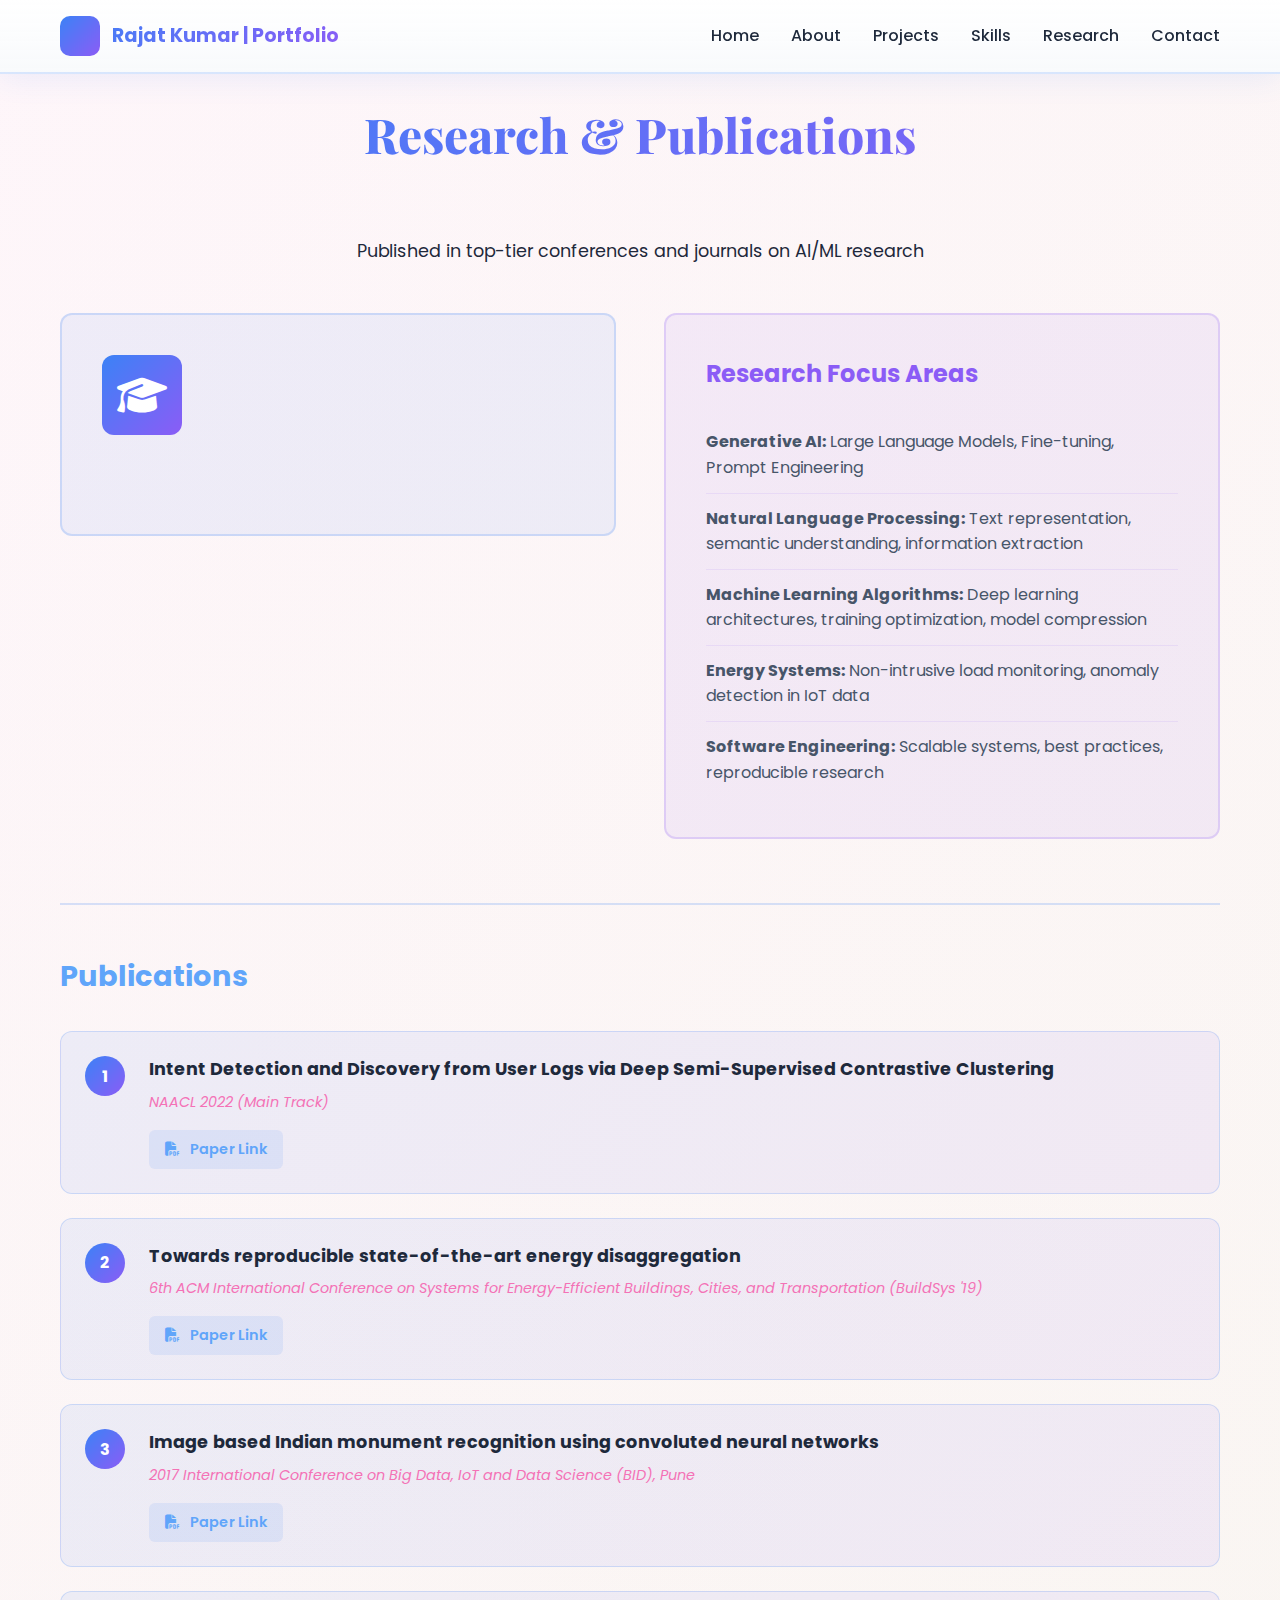
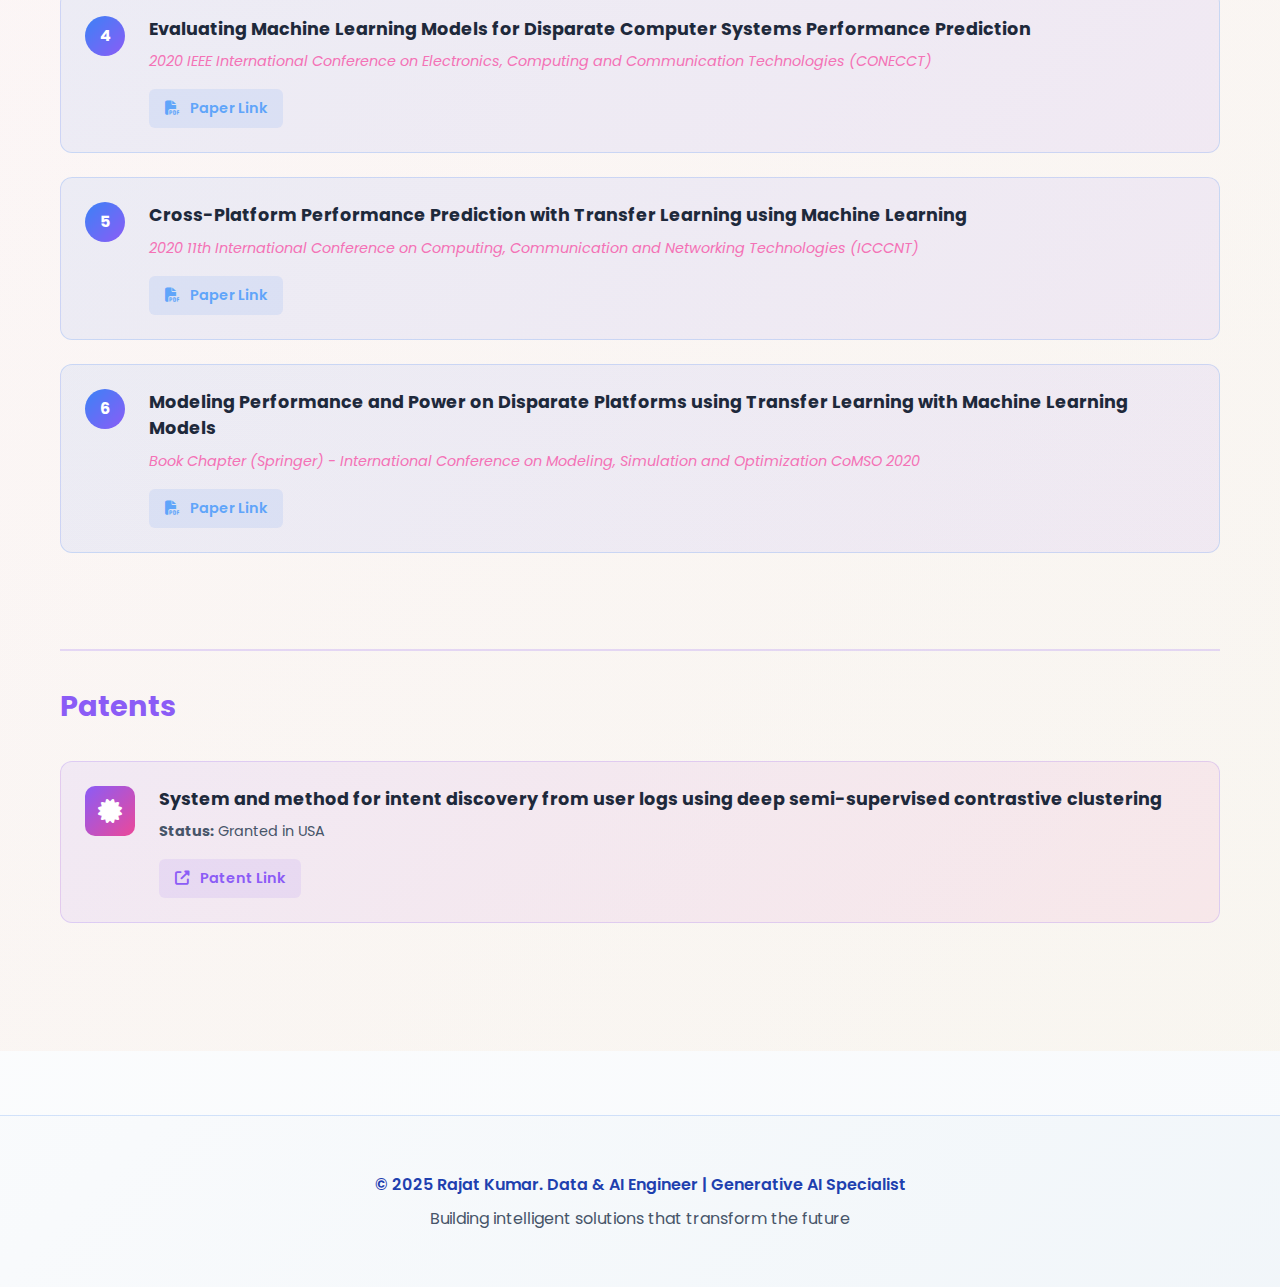
<file: research.html>
<!DOCTYPE html>
<html lang="en">
<head>
    <meta charset="UTF-8">
    <meta name="viewport" content="width=device-width, initial-scale=1.0">
    <title>Research - Rajat Kumar | Data & AI Engineer</title>
    <link rel="stylesheet" href="styles.css">
    <link rel="stylesheet" href="https://cdnjs.cloudflare.com/ajax/libs/font-awesome/6.4.0/css/all.min.css">
    <link href="https://fonts.googleapis.com/css2?family=Poppins:wght@300;400;500;600;700;800&family=Playfair+Display:wght@600;700;800&display=swap" rel="stylesheet">
</head>
<body>
    <!-- Navigation -->
    <nav class="navbar">
        <div class="container">
            <div class="nav-wrapper">
                <div class="logo">
                    <span class="logo-icon">
                        <i class="fas fa-brain"></i>
                    </span>
                    <span class="logo-text">Rajat Kumar | Portfolio</span>
                </div>
                <ul class="nav-menu">
                    <li><a href="index.html" class="nav-link">Home</a></li>
                    <li><a href="about.html" class="nav-link">About</a></li>
                    <li><a href="projects.html" class="nav-link">Projects</a></li>
                    <li><a href="skills.html" class="nav-link">Skills</a></li>
                    <li><a href="research.html" class="nav-link">Research</a></li>
                    <li><a href="contact.html" class="nav-link">Contact</a></li>
                </ul>
                <div class="hamburger">
                    <span></span>
                    <span></span>
                    <span></span>
                </div>
            </div>
        </div>
    </nav>

    <!-- Research & Publications Section -->
    <section id="research" class="research">
        <div class="container">
            <h2 class="section-title">Research & Publications</h2>
            <p class="section-subtitle">Published in top-tier conferences and journals on AI/ML research</p>
            
            <div class="research-content">
                <a href="https://scholar.google.co.in/citations?hl=en&user=Kc6YNPEAAAAJ" target="_blank" class="research-link">
                    <div class="research-item">
                        <div class="research-badge">
                            <i class="fas fa-graduation-cap"></i>
                        </div>
                        <div class="research-text">
                            <h3>Google Scholar Profile</h3>
                            <p>View all publications, citations, and research metrics</p>
                            <span class="view-more">View Profile →</span>
                        </div>
                    </div>
                </a>

                <div class="research-summary">
                    <h3>Research Focus Areas</h3>
                    <ul>
                        <li><strong>Generative AI:</strong> Large Language Models, Fine-tuning, Prompt Engineering</li>
                        <li><strong>Natural Language Processing:</strong> Text representation, semantic understanding, information extraction</li>
                        <li><strong>Machine Learning Algorithms:</strong> Deep learning architectures, training optimization, model compression</li>
                        <li><strong>Energy Systems:</strong> Non-intrusive load monitoring, anomaly detection in IoT data</li>
                        <li><strong>Software Engineering:</strong> Scalable systems, best practices, reproducible research</li>
                    </ul>
                </div>
            </div>

            <!-- Publications Section -->
            <div class="publications-section">
                <h3 class="publications-title">Publications</h3>
                <div class="publications-list">
                    <div class="publication-item">
                        <div class="publication-number">1</div>
                        <div class="publication-content">
                            <h4>Intent Detection and Discovery from User Logs via Deep Semi-Supervised Contrastive Clustering</h4>
                            <p class="publication-venue">NAACL 2022 (Main Track)</p>
                            <a href="https://aclanthology.org/2022.naacl-main.134/" target="_blank" class="publication-link">
                                <i class="fas fa-file-pdf"></i> Paper Link
                            </a>
                        </div>
                    </div>

                    <div class="publication-item">
                        <div class="publication-number">2</div>
                        <div class="publication-content">
                            <h4>Towards reproducible state-of-the-art energy disaggregation</h4>
                            <p class="publication-venue">6th ACM International Conference on Systems for Energy-Efficient Buildings, Cities, and Transportation (BuildSys '19)</p>
                            <a href="https://dl.acm.org/doi/10.1145/3360322.3360844" target="_blank" class="publication-link">
                                <i class="fas fa-file-pdf"></i> Paper Link
                            </a>
                        </div>
                    </div>

                    <div class="publication-item">
                        <div class="publication-number">3</div>
                        <div class="publication-content">
                            <h4>Image based Indian monument recognition using convoluted neural networks</h4>
                            <p class="publication-venue">2017 International Conference on Big Data, IoT and Data Science (BID), Pune</p>
                            <a href="https://ieeexplore.ieee.org/abstract/document/8336587" target="_blank" class="publication-link">
                                <i class="fas fa-file-pdf"></i> Paper Link
                            </a>
                        </div>
                    </div>

                    <div class="publication-item">
                        <div class="publication-number">4</div>
                        <div class="publication-content">
                            <h4>Evaluating Machine Learning Models for Disparate Computer Systems Performance Prediction</h4>
                            <p class="publication-venue">2020 IEEE International Conference on Electronics, Computing and Communication Technologies (CONECCT)</p>
                            <a href="https://ieeexplore.ieee.org/abstract/document/9198512" target="_blank" class="publication-link">
                                <i class="fas fa-file-pdf"></i> Paper Link
                            </a>
                        </div>
                    </div>

                    <div class="publication-item">
                        <div class="publication-number">5</div>
                        <div class="publication-content">
                            <h4>Cross-Platform Performance Prediction with Transfer Learning using Machine Learning</h4>
                            <p class="publication-venue">2020 11th International Conference on Computing, Communication and Networking Technologies (ICCCNT)</p>
                            <a href="https://ieeexplore.ieee.org/abstract/document/9225281" target="_blank" class="publication-link">
                                <i class="fas fa-file-pdf"></i> Paper Link
                            </a>
                        </div>
                    </div>

                    <div class="publication-item">
                        <div class="publication-number">6</div>
                        <div class="publication-content">
                            <h4>Modeling Performance and Power on Disparate Platforms using Transfer Learning with Machine Learning Models</h4>
                            <p class="publication-venue">Book Chapter (Springer) - International Conference on Modeling, Simulation and Optimization CoMSO 2020</p>
                            <a href="https://books.google.co.in/books?hl=en&lr=&id=j4okEAAAQBAJ&oi=fnd&pg=PA230&dq=info:CdYfdbsa6sMJ:scholar.google.com&ots=E5YyNekc-d&sig=W_KOT1Dm5npqGqCT-9x8jUP3UK0&redir_esc=y#v=onepage&q&f=false" target="_blank" class="publication-link">
                                <i class="fas fa-file-pdf"></i> Paper Link
                            </a>
                        </div>
                    </div>
                </div>
            </div>

            <!-- Patents Section -->
            <div class="patents-section">
                <h3 class="patents-title">Patents</h3>
                <div class="patents-list">
                    <div class="patent-item">
                        <div class="patent-icon">
                            <i class="fas fa-certificate"></i>
                        </div>
                        <div class="patent-content">
                            <h4>System and method for intent discovery from user logs using deep semi-supervised contrastive clustering</h4>
                            <p class="patent-status"><strong>Status:</strong> Granted in USA</p>
                            <a href="https://patents.google.com/patent/US20240013006A1/en" target="_blank" class="patent-link">
                                <i class="fas fa-external-link-alt"></i> Patent Link
                            </a>
                        </div>
                    </div>
                </div>
            </div>
        </div>
    </section>

    <!-- Footer -->
    <footer class="footer">
        <div class="container">
            <div class="footer-content">
                <p>&copy; 2025 Rajat Kumar. Data & AI Engineer | Generative AI Specialist</p>
                <p>Building intelligent solutions that transform the future</p>
            </div>
        </div>
    </footer>

    <script src="script.js"></script>
</body>
</html>
</file>
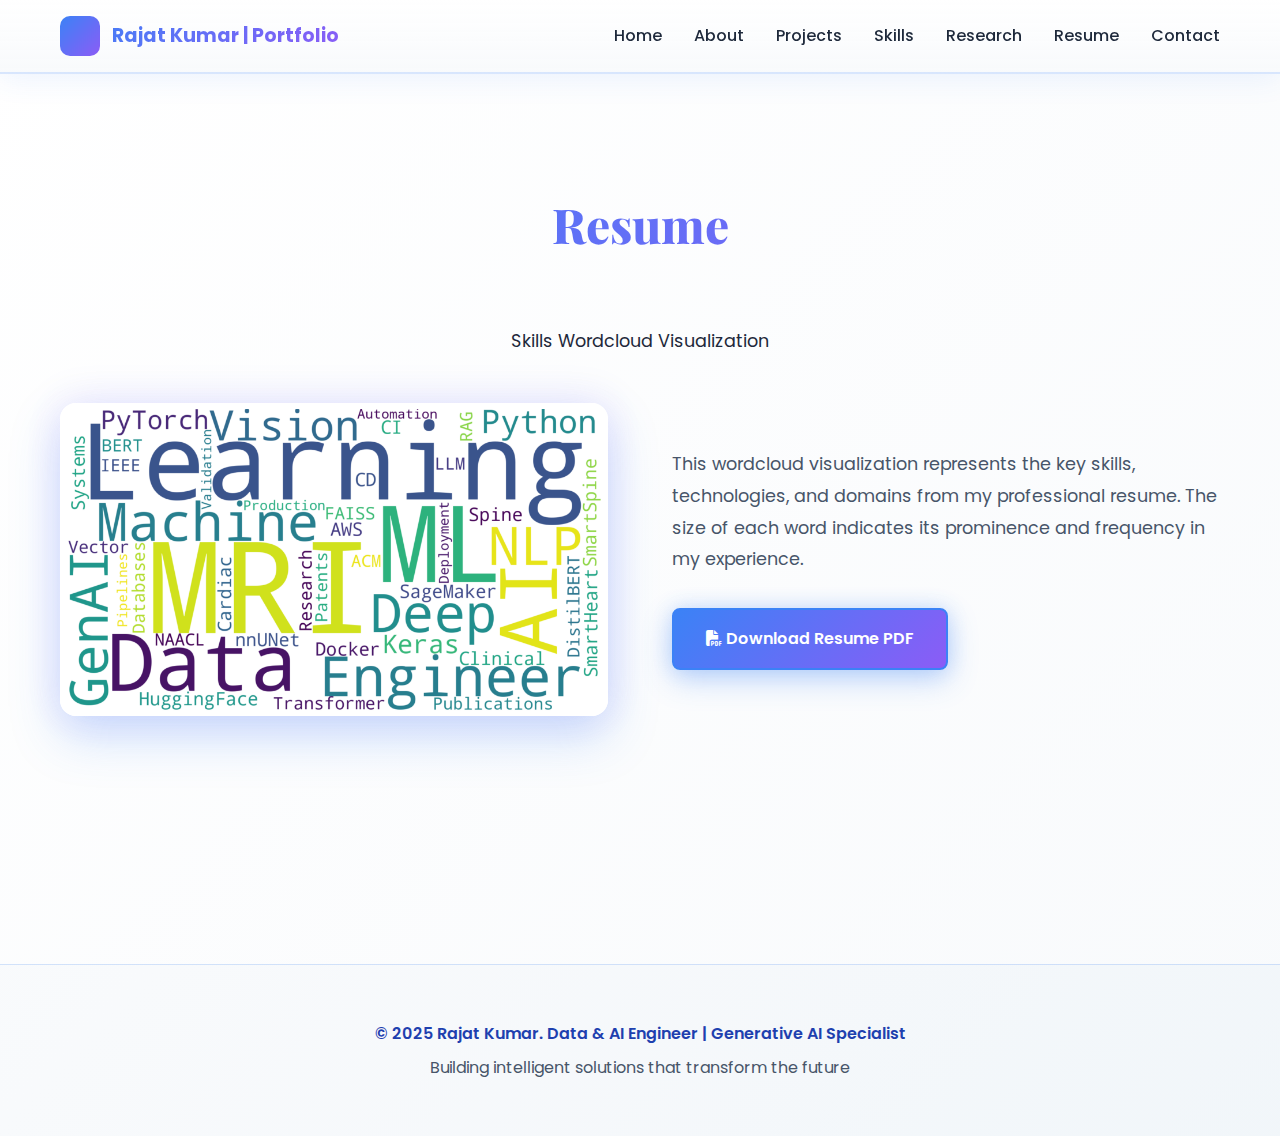
<file: resume.html>
<!DOCTYPE html>
<html lang="en">
<head>
    <meta charset="UTF-8">
    <meta name="viewport" content="width=device-width, initial-scale=1.0">
    <title>Resume | Rajat Kumar | Data & AI Engineer</title>
    <link rel="stylesheet" href="styles.css">
    <link rel="stylesheet" href="https://cdnjs.cloudflare.com/ajax/libs/font-awesome/6.4.0/css/all.min.css">
    <link href="https://fonts.googleapis.com/css2?family=Poppins:wght@300;400;500;600;700;800&family=Playfair+Display:wght@600;700;800&display=swap" rel="stylesheet">
</head>
<body>
    <!-- Navigation -->
    <nav class="navbar">
        <div class="container">
            <div class="nav-wrapper">
                <div class="logo">
                    <span class="logo-icon">
                        <i class="fas fa-brain"></i>
                    </span>
                    <span class="logo-text">Rajat Kumar | Portfolio</span>
                </div>
                <ul class="nav-menu">
                    <li><a href="index.html" class="nav-link">Home</a></li>
                    <li><a href="about.html" class="nav-link">About</a></li>
                    <li><a href="projects.html" class="nav-link">Projects</a></li>
                    <li><a href="skills.html" class="nav-link">Skills</a></li>
                    <li><a href="research.html" class="nav-link">Research</a></li>
                    <li><a href="resume.html" class="nav-link">Resume</a></li>
                    <li><a href="contact.html" class="nav-link">Contact</a></li>
                </ul>
                <div class="hamburger">
                    <span></span>
                    <span></span>
                    <span></span>
                </div>
            </div>
        </div>
    </nav>

    <!-- Resume Section -->
    <section class="resume-section">
        <div class="container">
            <h2 class="section-title">Resume</h2>
            <p class="section-subtitle">Skills Wordcloud Visualization</p>
            
            <div class="resume-content">
                <img src="output.png" alt="Skills Wordcloud from Resume" class="resume-image" loading="lazy">
                <div class="resume-info">
                    <p>This wordcloud visualization represents the key skills, technologies, and domains from my professional resume. The size of each word indicates its prominence and frequency in my experience.</p>
                    <div class="resume-download">
                        <a href="Resume_Nov_2025 (2).pdf" download class="btn btn-primary">
                            <i class="fas fa-file-pdf"></i> Download Resume PDF
                        </a>
                    </div>
                </div>
            </div>
        </div>
    </section>

    <!-- Footer -->
    <footer class="footer">
        <div class="container">
            <div class="footer-content">
                <p>&copy; 2025 Rajat Kumar. Data & AI Engineer | Generative AI Specialist</p>
                <p>Building intelligent solutions that transform the future</p>
            </div>
        </div>
    </footer>

    <script src="script.js"></script>
</body>
</html>
</file>
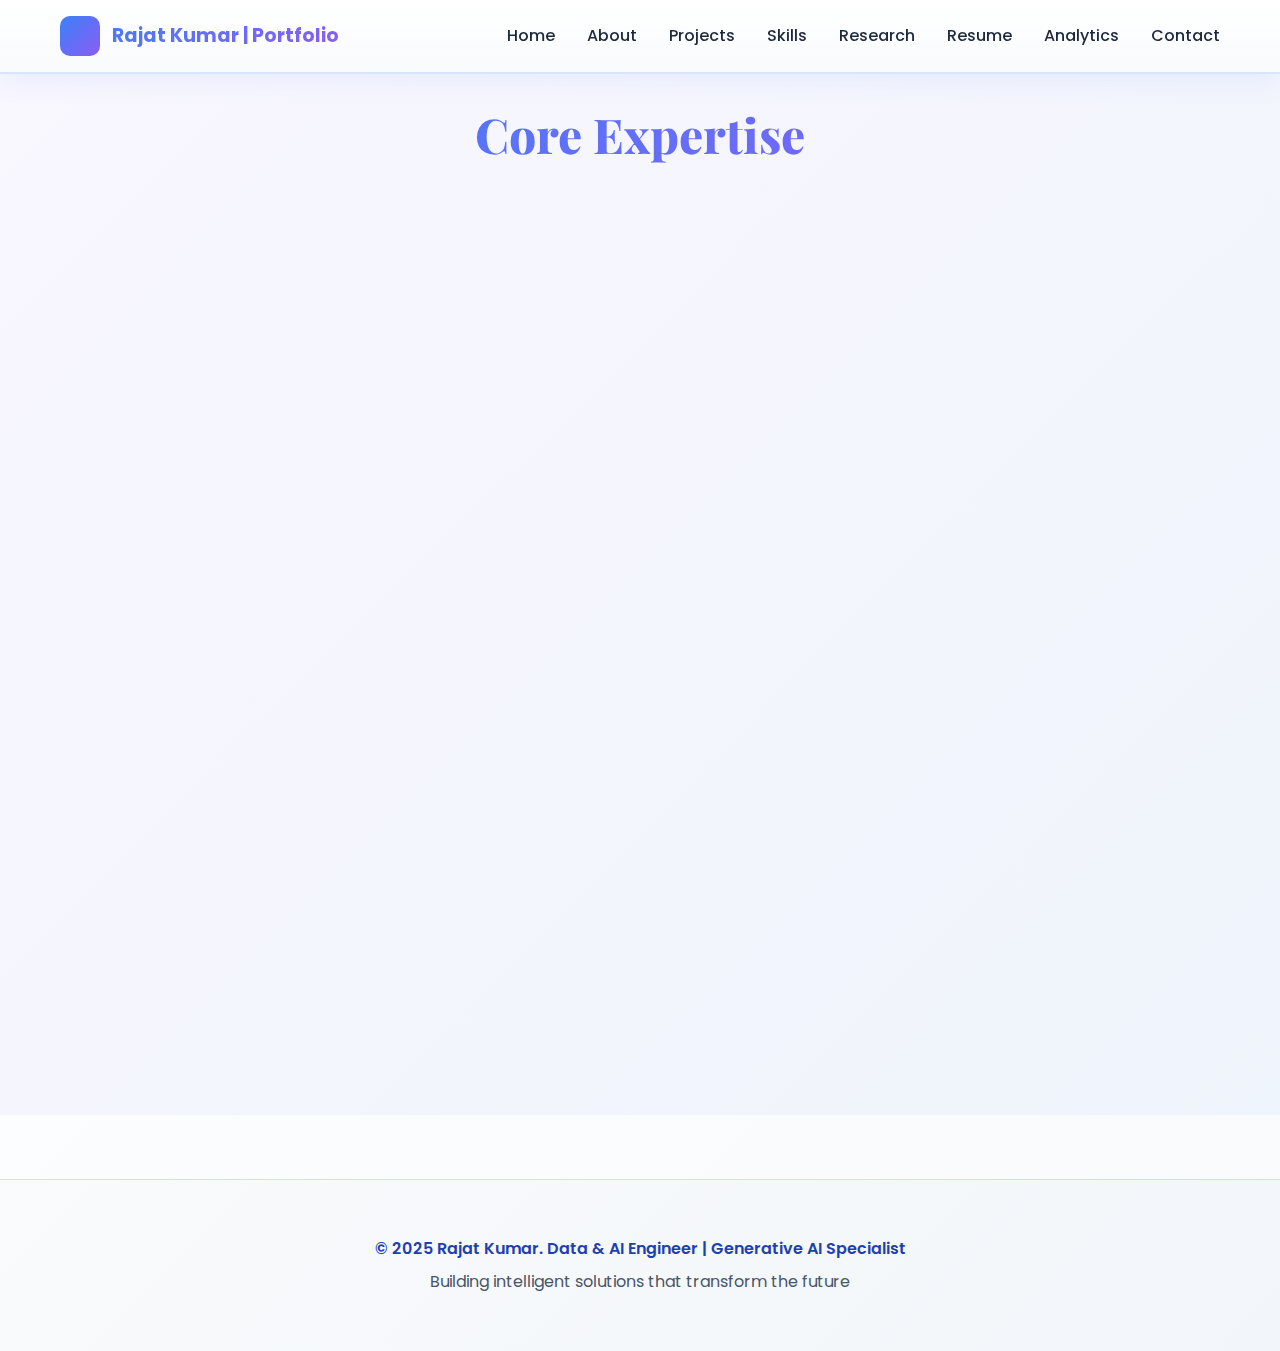
<file: skills.html>
<!DOCTYPE html>
<html lang="en">
<head>
    <meta charset="UTF-8">
    <meta name="viewport" content="width=device-width, initial-scale=1.0">
    <title>Skills - Rajat Kumar | Data & AI Engineer</title>
    <link rel="stylesheet" href="styles.css">
    <link rel="stylesheet" href="https://cdnjs.cloudflare.com/ajax/libs/font-awesome/6.4.0/css/all.min.css">
    <link href="https://fonts.googleapis.com/css2?family=Poppins:wght@300;400;500;600;700;800&family=Playfair+Display:wght@600;700;800&display=swap" rel="stylesheet">
    <script src="analytics.js"></script>
</head>
<body>
    <!-- Navigation -->
    <nav class="navbar">
        <div class="container">
            <div class="nav-wrapper">
                <div class="logo">
                    <span class="logo-icon">
                        <i class="fas fa-brain"></i>
                    </span>
                    <span class="logo-text">Rajat Kumar | Portfolio</span>
                </div>
                <ul class="nav-menu">
                    <li><a href="index.html" class="nav-link">Home</a></li>
                    <li><a href="about.html" class="nav-link">About</a></li>
                    <li><a href="projects.html" class="nav-link">Projects</a></li>
                    <li><a href="skills.html" class="nav-link">Skills</a></li>
                    <li><a href="research.html" class="nav-link">Research</a></li>
                    <li><a href="resume.html" class="nav-link">Resume</a></li>
                    <li><a href="analytics.html" class="nav-link">Analytics</a></li>
                    <li><a href="contact.html" class="nav-link">Contact</a></li>
                </ul>
                <div class="hamburger">
                    <span></span>
                    <span></span>
                    <span></span>
                </div>
            </div>
        </div>
    </nav>

    <!-- Skills Section -->
    <section id="skills" class="skills">
        <div class="container">
            <h2 class="section-title">Core Expertise</h2>
            
            <div class="skills-grid">
                <div class="skill-category">
                    <h3>AI & Machine Learning</h3>
                    <div class="skill-tags">
                        <span class="skill-tag">Generative AI</span>
                        <span class="skill-tag">LLMs</span>
                        <span class="skill-tag">Deep Learning</span>
                        <span class="skill-tag">Neural Networks</span>
                        <span class="skill-tag">Transformers</span>
                        <span class="skill-tag">Computer Vision</span>
                    </div>
                </div>

                <div class="skill-category">
                    <h3>Natural Language Processing</h3>
                    <div class="skill-tags">
                        <span class="skill-tag">Text Classification</span>
                        <span class="skill-tag">NER</span>
                        <span class="skill-tag">Sentiment Analysis</span>
                        <span class="skill-tag">Language Models</span>
                        <span class="skill-tag">Information Extraction</span>
                        <span class="skill-tag">Embedding Models</span>
                    </div>
                </div>

                <div class="skill-category">
                    <h3>Data Science & Analytics</h3>
                    <div class="skill-tags">
                        <span class="skill-tag">Data Analysis</span>
                        <span class="skill-tag">Statistical Modeling</span>
                        <span class="skill-tag">Data Visualization</span>
                        <span class="skill-tag">Feature Engineering</span>
                        <span class="skill-tag">Time Series</span>
                        <span class="skill-tag">Energy Analysis</span>
                    </div>
                </div>

                <div class="skill-category">
                    <h3>Tools & Technologies</h3>
                    <div class="skill-tags">
                        <span class="skill-tag">Python</span>
                        <span class="skill-tag">PyTorch</span>
                        <span class="skill-tag">TensorFlow</span>
                        <span class="skill-tag">Hugging Face</span>
                        <span class="skill-tag">OpenAI APIs</span>
                        <span class="skill-tag">PostgreSQL</span>
                        <span class="skill-tag">Docker</span>
                        <span class="skill-tag">Git</span>
                    </div>
                </div>
            </div>
        </div>
    </section>

    <!-- Footer -->
    <footer class="footer">
        <div class="container">
            <div class="footer-content">
                <p>&copy; 2025 Rajat Kumar. Data & AI Engineer | Generative AI Specialist</p>
                <p>Building intelligent solutions that transform the future</p>
            </div>
        </div>
    </footer>

    <script src="script.js"></script>
</body>
</html>
</file>
<file: styles.css>
* {
    margin: 0;
    padding: 0;
    box-sizing: border-box;
}

:root {
    --primary: #3b82f6;
    --primary-dark: #1e40af;
    --primary-light: #60a5fa;
    --secondary: #8b5cf6;
    --accent: #ec4899;
    --accent-light: #f472b6;
    --dark: #0f172a;
    --dark-light: #1e293b;
    --gray: #64748b;
    --gray-light: #e2e8f0;
    --success: #10b981;
    --warning: #f59e0b;
    
    --gradient-primary: linear-gradient(135deg, #3b82f6 0%, #8b5cf6 100%);
    --gradient-secondary: linear-gradient(135deg, #ec4899 0%, #f59e0b 100%);
    --gradient-accent: linear-gradient(135deg, #8b5cf6 0%, #ec4899 100%);
    
    --transition: all 0.3s cubic-bezier(0.4, 0, 0.2, 1);
    --transition-slow: all 0.6s cubic-bezier(0.4, 0, 0.2, 1);
}

html {
    scroll-behavior: auto;
}

body {
    font-family: 'Poppins', sans-serif;
    background: linear-gradient(135deg, #ffffff 0%, #f8fafc 100%);
    color: #1e293b;
    overflow-x: hidden;
    overflow-y: auto;
    line-height: 1.6;
    -webkit-font-smoothing: antialiased;
    -moz-osx-font-smoothing: grayscale;
}

.container {
    max-width: 1200px;
    margin: 0 auto;
    padding: 0 20px;
    width: 100%;
}

/* ===== NAVIGATION ===== */
.navbar {
    position: fixed;
    top: 0;
    width: 100%;
    background: linear-gradient(180deg, rgba(255, 255, 255, 0.98) 0%, rgba(248, 250, 252, 0.95) 100%);
    backdrop-filter: blur(20px);
    border-bottom: 2px solid rgba(59, 130, 246, 0.2);
    z-index: 10000;
    padding: 1rem 0;
    transition: var(--transition);
    box-shadow: 0 4px 30px rgba(59, 130, 246, 0.1);
    overflow: visible;
}

.navbar.scrolled {
    background: linear-gradient(180deg, rgba(255, 255, 255, 0.99) 0%, rgba(248, 250, 252, 0.97) 100%);
    box-shadow: 0 8px 40px rgba(59, 130, 246, 0.15);
    padding: 0.5rem 0;
    border-bottom: 2px solid rgba(59, 130, 246, 0.3);
}

.nav-wrapper {
    display: flex;
    justify-content: space-between;
    align-items: center;
}

.logo {
    display: flex;
    align-items: center;
    gap: 0.75rem;
    font-size: 1.2rem;
    font-weight: 700;
    background: var(--gradient-primary);
    -webkit-background-clip: text;
    -webkit-text-fill-color: transparent;
    background-clip: text;
}

.logo-icon {
    width: 40px;
    height: 40px;
    display: flex;
    align-items: center;
    justify-content: center;
    background: var(--gradient-primary);
    border-radius: 10px;
    color: white;
    font-weight: 800;
    font-size: 1.3rem;
}

.logo-text {
    white-space: nowrap;
}

.nav-menu {
    display: flex;
    list-style: none;
    gap: 2rem;
}

.nav-menu.active {
    display: flex;
}

.nav-link {
    color: #1e293b;
    text-decoration: none;
    font-weight: 500;
    transition: var(--transition);
    position: relative;
}

.nav-link:hover {
    color: var(--primary-light);
}

.nav-link::after {
    content: '';
    position: absolute;
    bottom: -5px;
    left: 0;
    width: 0;
    height: 2px;
    background: var(--gradient-primary);
    transition: width 0.3s ease;
}

.nav-link:hover::after {
    width: 100%;
}

.hamburger {
    display: none;
    flex-direction: column;
    cursor: pointer;
    gap: 6px;
}

.hamburger span {
    width: 25px;
    height: 3px;
    background: var(--primary-light);
    border-radius: 3px;
    transition: var(--transition);
}

/* ===== HERO SECTION ===== */
.hero {
    position: relative;
    min-height: 100vh;
    display: flex;
    flex-direction: column;
    align-items: center;
    justify-content: center;
    overflow: visible;
    padding-top: 80px;
    padding-bottom: 3rem;
}

.hero-background {
    position: absolute;
    top: 0;
    left: 0;
    right: 0;
    bottom: 0;
    z-index: -1;
    overflow: hidden;
}

.gradient-orb {
    position: absolute;
    border-radius: 50%;
    filter: blur(100px);
    opacity: 0.75;
}

.orb-1 {
    width: 600px;
    height: 600px;
    background: linear-gradient(135deg, rgba(59, 130, 246, 0.45) 0%, rgba(139, 92, 246, 0.45) 100%);
    top: -200px;
    right: -150px;
    animation: float 8s ease-in-out infinite;
    box-shadow: 0 0 200px rgba(59, 130, 246, 0.3);
}

.orb-2 {
    width: 500px;
    height: 500px;
    background: linear-gradient(135deg, rgba(236, 72, 153, 0.35) 0%, rgba(245, 158, 11, 0.35) 100%);
    bottom: 50px;
    left: -100px;
    animation: float 10s ease-in-out infinite 1s;
    box-shadow: 0 0 150px rgba(236, 72, 153, 0.25);
}

.orb-3 {
    width: 550px;
    height: 550px;
    background: linear-gradient(135deg, rgba(139, 92, 246, 0.4) 0%, rgba(236, 72, 153, 0.4) 100%);
    bottom: -50px;
    right: 100px;
    animation: float 12s ease-in-out infinite 2s;
    box-shadow: 0 0 180px rgba(139, 92, 246, 0.25);
}

@keyframes float {
    0%, 100% { transform: translateY(0px); }
    50% { transform: translateY(-20px); }
}

.hero-content {
    display: grid;
    grid-template-columns: 1fr 1fr;
    gap: 4rem;
    align-items: center;
    position: relative;
    z-index: 1;
    width: 100%;
}

.hero-text h1 {
    font-family: 'Playfair Display', serif;
    font-size: clamp(2.5rem, 8vw, 4.5rem);
    font-weight: 800;
    line-height: 1.1;
    margin-bottom: 1.5rem;
    animation: slideInUp 0.8s ease-out;
    text-shadow: 0 20px 40px rgba(59, 130, 246, 0.3), 0 0 60px rgba(139, 92, 246, 0.2);
    letter-spacing: -1px;
}

.highlight {
    background: var(--gradient-primary);
    -webkit-background-clip: text;
    -webkit-text-fill-color: transparent;
    background-clip: text;
}

.hero-subtitle {
    font-size: 1.25rem;
    color: #475569;
    margin-bottom: 2rem;
    animation: slideInUp 0.8s ease-out 0.1s backwards;
    line-height: 1.6;
    text-shadow: 0 4px 12px rgba(59, 130, 246, 0.15);
}

@keyframes slideInUp {
    from {
        opacity: 0;
        transform: translateY(30px);
    }
    to {
        opacity: 1;
        transform: translateY(0);
    }
}

.hero-badges {
    display: flex;
    flex-wrap: wrap;
    gap: 1rem;
    margin-bottom: 2rem;
    animation: slideInUp 0.8s ease-out 0.2s backwards;
}

.badge {
    display: inline-block;
    padding: 0.5rem 1rem;
    background: rgba(59, 130, 246, 0.2);
    border: 1px solid rgba(59, 130, 246, 0.6);
    border-radius: 50px;
    font-size: 0.9rem;
    color: var(--primary-light);
    backdrop-filter: blur(15px);
    transition: var(--transition);
    box-shadow: 0 4px 12px rgba(59, 130, 246, 0.1), inset 0 1px 2px rgba(255, 255, 255, 0.05);
}

.badge:hover {
    background: rgba(59, 130, 246, 0.35);
    border-color: rgba(59, 130, 246, 0.8);
    transform: translateY(-3px);
    box-shadow: 0 8px 20px rgba(59, 130, 246, 0.2), inset 0 1px 2px rgba(255, 255, 255, 0.05);
}

.hero-cta {
    display: flex;
    gap: 1rem;
    flex-wrap: wrap;
    animation: slideInUp 0.8s ease-out 0.3s backwards;
    margin-bottom: 4rem;
    margin-top: 2rem;
}

.btn {
    padding: 1rem 2rem;
    border: 2px solid;
    border-radius: 8px;
    font-size: 1rem;
    font-weight: 600;
    text-decoration: none;
    cursor: pointer;
    transition: var(--transition);
    display: inline-block;
}

.btn-primary {
    background: var(--gradient-primary);
    color: white;
    border-color: var(--primary);
    box-shadow: 0 10px 30px rgba(59, 130, 246, 0.3), 0 0 20px rgba(59, 130, 246, 0.2);
}

.btn-primary:hover {
    transform: translateY(-5px);
    box-shadow: 0 20px 50px rgba(59, 130, 246, 0.4), 0 0 30px rgba(139, 92, 246, 0.25);
}

.btn-secondary {
    background: transparent;
    color: var(--primary-light);
    border-color: var(--primary-light);
    box-shadow: 0 4px 12px rgba(59, 130, 246, 0.1);
}

.btn-secondary:hover {
    background: rgba(59, 130, 246, 0.12);
    transform: translateY(-5px);
    box-shadow: 0 15px 40px rgba(59, 130, 246, 0.25), 0 0 20px rgba(59, 130, 246, 0.15);
}

.hero-visual {
    position: relative;
    height: 400px;
    animation: slideInRight 0.8s ease-out 0.2s backwards;
}

@keyframes slideInRight {
    from {
        opacity: 0;
        transform: translateX(50px);
    }
    to {
        opacity: 1;
        transform: translateX(0);
    }
}

.floating-card {
    position: absolute;
    width: 120px;
    height: 120px;
    background: rgba(59, 130, 246, 0.15);
    border: 2px solid rgba(59, 130, 246, 0.4);
    border-radius: 16px;
    display: flex;
    align-items: center;
    justify-content: center;
    backdrop-filter: blur(15px);
    box-shadow: 0 8px 32px rgba(59, 130, 246, 0.2), inset 0 1px 2px rgba(255, 255, 255, 0.1);
    animation: float 6s ease-in-out infinite;
    cursor: pointer;
    transition: var(--transition);
}

.card-content {
    text-align: center;
    color: var(--primary-light);
}

.card-content i {
    font-size: 2.5rem;
    margin-bottom: 0.5rem;
    display: block;
}

.card-content p {
    font-weight: 600;
    font-size: 0.9rem;
}

.card1 {
    top: 10%;
    left: 5%;
    animation-delay: 0s;
}

.card2 {
    top: 10%;
    left: 30%;
    animation-delay: 1s;
}

.card3 {
    bottom: 10%;
    left: 80%;
    animation-delay: 2s;
}

.card4 {
    bottom: 10%;
    left: 5%;
    animation-delay: 0.5s;
}

.card5 {
    top: 10%;
    left: 55%;
    animation-delay: 1.5s;
}

.card6 {
    bottom: 10%;
    left: 30%;
    animation-delay: 2.5s;
}

.card7 {
    bottom: 10%;
    left: 55%;
    animation-delay: 1s;
}

.card8 {
    top: 10%;
    right: -2%;
    animation-delay: 3s;
}
}

.floating-card:hover {
    background: rgba(59, 130, 246, 0.25);
    border-color: rgba(59, 130, 246, 0.7);
    transform: scale(1.15) translateY(-8px);
    box-shadow: 0 20px 50px rgba(59, 130, 246, 0.35), 0 0 30px rgba(139, 92, 246, 0.2);
}

.wordcloud-image {
    position: absolute;
    bottom: 0;
    right: 0;
    width: 40%;
    height: auto;
    max-width: 400px;
    border-radius: 16px;
    box-shadow: 0 20px 50px rgba(59, 130, 246, 0.25), 0 0 40px rgba(139, 92, 246, 0.15);
    animation: slideInUp 0.8s ease-out 0.4s backwards;
    will-change: opacity, transform;
    contain: layout style paint;
}

@keyframes slideInUp {
    from {
        opacity: 0;
        transform: translateY(30px);
    }
    to {
        opacity: 1;
        transform: translateY(0);
    }
}

.hero-footer {
    width: 100%;
    text-align: center;
    margin-top: 4rem;
    padding-top: 2rem;
    border-top: 1px solid rgba(59, 130, 246, 0.2);
    color: #475569;
    font-size: 0.9rem;
    animation: slideInUp 0.8s ease-out 0.5s backwards;
}

.hero-footer p {
    margin: 0;
    color: var(--primary-light);
    font-weight: 500;
}

/* ===== ABOUT SECTION ===== */
.about {
    min-height: 100vh;
    padding: 6rem 0;
    position: relative;
    z-index: 2;
    display: flex;
    align-items: center;
    justify-content: center;
    border-top: 2px solid rgba(59, 130, 246, 0.2);
}

.section-title {
    font-family: 'Playfair Display', serif;
    font-size: 3rem;
    font-weight: 800;
    text-align: center;
    margin-bottom: 4rem;
    background: var(--gradient-primary);
    -webkit-background-clip: text;
    -webkit-text-fill-color: transparent;
    background-clip: text;
}

.about-grid {
    display: grid;
    grid-template-columns: 1.2fr 1fr;
    gap: 4rem;
    align-items: center;
}

.about-content p {
    font-size: 1.1rem;
    color: #475569;
    margin-bottom: 1.5rem;
    line-height: 1.8;
}

.experience-cards {
    display: grid;
    grid-template-columns: 1fr 1fr;
    gap: 1.5rem;
    margin-top: 2rem;
}

.exp-card {
    background: rgba(59, 130, 246, 0.12);
    padding: 1.5rem;
    border-radius: 12px;
    border: 1px solid rgba(59, 130, 246, 0.3);
    transition: var(--transition);
}

.exp-card:hover {
    background: rgba(59, 130, 246, 0.2);
    border-color: rgba(59, 130, 246, 0.6);
    transform: translateY(-5px);
}

.exp-card h4 {
    color: var(--primary-light);
    font-size: 0.9rem;
    text-transform: uppercase;
    letter-spacing: 1px;
    margin-bottom: 0.5rem;
}

.exp-card p {
    font-size: 1.2rem;
    font-weight: 600;
    color: #1e293b;
    margin-bottom: 0.5rem;
}

.company {
    color: #be185d;
    font-size: 0.9rem;
}

.about-stats {
    display: grid;
    grid-template-columns: repeat(4, 1fr);
    gap: 2rem;
    margin-bottom: 3rem;
}

.stat-item {
    text-align: center;
    padding: 2rem 1.5rem;
    background: linear-gradient(135deg, rgba(59, 130, 246, 0.15) 0%, rgba(139, 92, 246, 0.15) 100%);
    border: 1px solid rgba(59, 130, 246, 0.35);
    border-radius: 12px;
    transition: var(--transition);
}

.stat-item:hover {
    background: linear-gradient(135deg, rgba(59, 130, 246, 0.25) 0%, rgba(139, 92, 246, 0.25) 100%);
    border-color: rgba(59, 130, 246, 0.6);
    transform: translateY(-5px);
}

.stat-item h3 {
    font-family: 'Playfair Display', serif;
    font-size: 2.5rem;
    background: var(--gradient-primary);
    -webkit-background-clip: text;
    -webkit-text-fill-color: transparent;
    background-clip: text;
    margin-bottom: 0.5rem;
}

.stat-item p {
    color: #475569;
    font-size: 0.95rem;
}

.timeline-title {
    font-size: 1.8rem;
    font-weight: 700;
    color: var(--primary-light);
    margin-top: 3rem;
    margin-bottom: 2rem;
    text-align: left;
}

.timeline {
    position: relative;
    padding: 2rem 0;
}

.timeline::before {
    content: '';
    position: absolute;
    left: 30px;
    top: 0;
    bottom: 0;
    width: 2px;
    background: linear-gradient(180deg, rgba(59, 130, 246, 0.5) 0%, rgba(139, 92, 246, 0.3) 100%);
}

.timeline-item {
    margin-bottom: 2.5rem;
    padding-left: 80px;
    position: relative;
}

.timeline-item::before {
    content: '';
    position: absolute;
    left: 14px;
    top: 5px;
    width: 32px;
    height: 32px;
    background: var(--gradient-primary);
    border-radius: 50%;
    box-shadow: 0 0 0 4px rgba(15, 23, 42, 1), 0 0 15px rgba(59, 130, 246, 0.3);
}

.timeline-date {
    font-weight: 700;
    color: var(--primary-light);
    font-size: 0.95rem;
    margin-bottom: 0.5rem;
}

.timeline-content {
    background: linear-gradient(135deg, rgba(59, 130, 246, 0.08) 0%, rgba(139, 92, 246, 0.08) 100%);
    border: 1px solid rgba(59, 130, 246, 0.2);
    border-radius: 10px;
    padding: 1.5rem;
    transition: var(--transition);
}

.timeline-content:hover {
    background: linear-gradient(135deg, rgba(59, 130, 246, 0.12) 0%, rgba(139, 92, 246, 0.12) 100%);
    border-color: rgba(59, 130, 246, 0.4);
    transform: translateX(5px);
}

.timeline-content h4 {
    font-size: 1.3rem;
    color: #1e293b;
    margin-bottom: 0.3rem;
}

.timeline-company {
    color: var(--accent-light);
    font-size: 0.95rem;
    margin-bottom: 1rem;
    display: block;
}

.timeline-details {
    list-style: none;
    font-size: 0.95rem;
    color: #475569;
    line-height: 1.7;
}

.timeline-details li {
    padding-left: 1.5rem;
    margin-bottom: 0.7rem;
    position: relative;
}

.timeline-details li::before {
    content: '▸';
    position: absolute;
    left: 0;
    color: var(--primary-light);
}

/* ===== SKILLS SECTION ===== */
.skills {
    min-height: 100vh;
    padding: 6rem 0;
    background: linear-gradient(135deg, rgba(139, 92, 246, 0.05) 0%, rgba(59, 130, 246, 0.05) 100%);
    position: relative;
    display: flex;
    flex-direction: column;
    align-items: center;
    justify-content: center;
}

.section-subtitle {
    text-align: center;
    color: #475569;
    font-size: 1.1rem;
    margin-bottom: 3rem;
}

.skills-grid {
    display: grid;
    grid-template-columns: repeat(auto-fit, minmax(300px, 1fr));
    gap: 2.5rem;
}

.skill-category {
    background: rgba(59, 130, 246, 0.12);
    padding: 2rem;
    border-radius: 12px;
    border: 1px solid rgba(59, 130, 246, 0.35);
    backdrop-filter: blur(10px);
    transition: var(--transition);
}

.skill-category:hover {
    border-color: rgba(59, 130, 246, 0.7);
    background: rgba(59, 130, 246, 0.2);
    transform: translateY(-5px);
}

.skill-category h3 {
    color: var(--primary-light);
    margin-bottom: 1.5rem;
    font-size: 1.2rem;
}

.skill-tags {
    display: flex;
    flex-wrap: wrap;
    gap: 1rem;
}

.skill-tag {
    padding: 0.5rem 1rem;
    background: rgba(59, 130, 246, 0.2);
    border: 1px solid rgba(59, 130, 246, 0.4);
    border-radius: 20px;
    font-size: 0.85rem;
    color: #1e40af;
    transition: var(--transition);
    cursor: pointer;
}

.skill-tag:hover {
    background: rgba(59, 130, 246, 0.35);
    border-color: rgba(59, 130, 246, 0.8);
    color: #1e3a8a;
    transform: translateY(-2px);
}

/* ===== PROJECTS SECTION ===== */
.projects {
    min-height: 100vh;
    padding: 6rem 0;
    display: flex;
    flex-direction: column;
    align-items: center;
    justify-content: center;
}

.projects-grid {
    display: grid;
    grid-template-columns: repeat(auto-fit, minmax(300px, 1fr));
    gap: 2rem;
}

.project-card {
    background: linear-gradient(135deg, rgba(59, 130, 246, 0.12) 0%, rgba(139, 92, 246, 0.12) 100%);
    border: 1px solid rgba(59, 130, 246, 0.3);
    padding: 2rem;
    border-radius: 12px;
    transition: var(--transition-slow);
    position: relative;
    overflow: hidden;
    display: flex;
    flex-direction: column;
}

.project-link {
    text-decoration: none;
    color: inherit;
    cursor: pointer;
}

.project-link:hover {
    background: linear-gradient(135deg, rgba(59, 130, 246, 0.2) 0%, rgba(139, 92, 246, 0.2) 100%);
    border-color: rgba(59, 130, 246, 0.6);
    transform: translateY(-10px);
    box-shadow: 0 20px 50px rgba(59, 130, 246, 0.2);
}

.project-card::before {
    content: '';
    position: absolute;
    top: 0;
    left: -100%;
    width: 100%;
    height: 100%;
    background: linear-gradient(90deg, transparent, rgba(59, 130, 246, 0.2), transparent);
    transition: left 0.5s ease;
}

.project-link::before {
    left: -100%;
}

.project-link:hover::before {
    left: 100%;
}

.project-card:hover::before {
    left: 100%;
}

.project-header {
    display: flex;
    align-items: center;
    gap: 1rem;
    margin-bottom: 1.5rem;
}

.project-icon {
    font-size: 2.5rem;
}

.project-card h3 {
    font-size: 1.5rem;
    position: relative;
    z-index: 1;
}

.project-description {
    color: #475569;
    margin-bottom: 1.5rem;
    line-height: 1.6;
    position: relative;
    z-index: 1;
}

.project-tech {
    display: flex;
    flex-wrap: wrap;
    gap: 0.5rem;
    position: relative;
    z-index: 1;
}

.project-tech span {
    display: inline-block;
    padding: 0.4rem 0.8rem;
    background: rgba(59, 130, 246, 0.2);
    border-radius: 4px;
    font-size: 0.8rem;
    color: var(--primary-light);
    font-weight: 500;
}

.view-github {
    color: var(--primary-light);
    font-weight: 600;
    margin-top: auto;
    display: inline-block;
    transition: var(--transition);
    padding-top: 1rem;
}

.project-link:hover .view-github {
    transform: translateX(5px);
}

.projects-list {
    display: flex;
    flex-direction: column;
    gap: 2.5rem;
}

.project-item {
    background: linear-gradient(135deg, rgba(59, 130, 246, 0.08) 0%, rgba(139, 92, 246, 0.08) 100%);
    border: 1px solid rgba(59, 130, 246, 0.2);
    border-radius: 12px;
    overflow: hidden;
    transition: var(--transition-slow);
}

.project-item:hover {
    background: linear-gradient(135deg, rgba(59, 130, 246, 0.12) 0%, rgba(139, 92, 246, 0.12) 100%);
    border-color: rgba(59, 130, 246, 0.4);
    transform: translateX(5px);
    box-shadow: 0 15px 40px rgba(59, 130, 246, 0.15);
}

.project-header-detail {
    padding: 2rem;
    border-bottom: 2px solid rgba(59, 130, 246, 0.2);
    display: flex;
    justify-content: space-between;
    align-items: center;
    gap: 1rem;
}

.project-title {
    font-size: 1.5rem;
    font-weight: 700;
    color: #1e293b;
    margin: 0;
}

.project-org {
    display: inline-block;
    padding: 0.5rem 1rem;
    background: rgba(59, 130, 246, 0.2);
    border-radius: 6px;
    color: var(--primary-light);
    font-size: 0.85rem;
    font-weight: 600;
    white-space: nowrap;
}

.project-body {
    padding: 2rem;
}

.project-intro {
    color: #475569;
    margin-bottom: 1.5rem;
    line-height: 1.7;
    font-weight: 500;
}

.project-details {
    list-style: none;
    margin-bottom: 1.5rem;
    color: #475569;
    line-height: 1.8;
}

.project-details li {
    padding-left: 1.5rem;
    margin-bottom: 1rem;
    position: relative;
}

.project-details li::before {
    content: '▸';
    position: absolute;
    left: 0;
    color: var(--primary-light);
    font-weight: bold;
}

.sub-list {
    list-style: none;
    margin-top: 0.5rem;
    margin-left: 0.5rem;
    padding-left: 1rem;
    border-left: 2px solid rgba(59, 130, 246, 0.3);
}

.sub-list li {
    padding-left: 1rem;
    margin-bottom: 0.5rem;
    position: relative;
    color: #a0aec0;
    font-size: 0.95rem;
}

.sub-list li::before {
    content: '◦';
    position: absolute;
    left: 0;
    color: rgba(59, 130, 246, 0.6);
}

.project-link-btn {
    display: inline-block;
    padding: 0.7rem 1.5rem;
    background: linear-gradient(135deg, var(--primary) 0%, var(--secondary) 100%);
    color: white;
    text-decoration: none;
    border-radius: 6px;
    font-weight: 600;
    transition: var(--transition);
    margin-top: 0.5rem;
}

.project-link-btn:hover {
    transform: translateY(-2px);
    box-shadow: 0 10px 25px rgba(59, 130, 246, 0.3);
}

/* ===== RESEARCH SECTION ===== */
.research {
    min-height: 100vh;
    padding: 6rem 0;
    background: linear-gradient(135deg, rgba(236, 72, 153, 0.05) 0%, rgba(245, 158, 11, 0.05) 100%);
    display: flex;
    flex-direction: column;
    align-items: center;
    justify-content: center;
}

.research-content {
    display: grid;
    grid-template-columns: 1fr 1fr;
    gap: 3rem;
    align-items: start;
}

.research-link {
    text-decoration: none;
    color: inherit;
}

.research-item {
    display: flex;
    gap: 2rem;
    background: rgba(59, 130, 246, 0.08);
    padding: 2.5rem;
    border-radius: 12px;
    border: 2px solid rgba(59, 130, 246, 0.2);
    transition: var(--transition);
    cursor: pointer;
}

.research-item:hover {
    background: rgba(59, 130, 246, 0.15);
    border-color: rgba(59, 130, 246, 0.5);
    transform: translateY(-5px);
}

.research-badge {
    width: 80px;
    height: 80px;
    display: flex;
    align-items: center;
    justify-content: center;
    background: var(--gradient-primary);
    border-radius: 12px;
    flex-shrink: 0;
}

.research-badge i {
    font-size: 2.5rem;
    color: white;
}

.research-text h3 {
    font-size: 1.5rem;
    margin-bottom: 0.5rem;
}

.research-text p {
    color: #475569;
    margin-bottom: 1rem;
}

.view-more {
    color: var(--primary-light);
    font-weight: 600;
    transition: var(--transition);
    display: inline-block;
}

.research-item:hover .view-more {
    transform: translateX(5px);
}

.research-summary {
    background: rgba(139, 92, 246, 0.08);
    padding: 2.5rem;
    border-radius: 12px;
    border: 2px solid rgba(139, 92, 246, 0.2);
}

.research-summary h3 {
    color: var(--secondary);
    margin-bottom: 1.5rem;
    font-size: 1.5rem;
}

.research-summary ul {
    list-style: none;
}

.research-summary li {
    padding: 0.75rem 0;
    border-bottom: 1px solid rgba(139, 92, 246, 0.1);
    color: #475569;
    line-height: 1.6;
}

.research-summary li:last-child {
    border-bottom: none;
}

/* ===== PUBLICATIONS SECTION ===== */
.publications-section {
    margin-top: 4rem;
    padding: 3rem 0;
    border-top: 2px solid rgba(59, 130, 246, 0.2);
}

.publications-title {
    font-size: 1.8rem;
    font-weight: 700;
    color: var(--primary-light);
    margin-bottom: 2rem;
}

.publications-list {
    display: flex;
    flex-direction: column;
    gap: 1.5rem;
}

.publication-item {
    display: flex;
    gap: 1.5rem;
    background: linear-gradient(135deg, rgba(59, 130, 246, 0.08) 0%, rgba(139, 92, 246, 0.08) 100%);
    border: 1px solid rgba(59, 130, 246, 0.2);
    border-radius: 12px;
    padding: 1.5rem;
    transition: var(--transition);
}

.publication-item:hover {
    background: linear-gradient(135deg, rgba(59, 130, 246, 0.12) 0%, rgba(139, 92, 246, 0.12) 100%);
    border-color: rgba(59, 130, 246, 0.4);
    transform: translateX(5px);
}

.publication-number {
    display: flex;
    align-items: center;
    justify-content: center;
    width: 40px;
    height: 40px;
    background: var(--gradient-primary);
    border-radius: 50%;
    color: white;
    font-weight: 700;
    flex-shrink: 0;
}

.publication-content h4 {
    font-size: 1.1rem;
    color: #1e293b;
    margin-bottom: 0.5rem;
    line-height: 1.5;
}

.publication-venue {
    color: var(--accent-light);
    font-size: 0.9rem;
    margin-bottom: 1rem;
    font-style: italic;
}

.publication-link {
    display: inline-block;
    color: var(--primary-light);
    text-decoration: none;
    font-weight: 600;
    transition: var(--transition);
    padding: 0.5rem 1rem;
    background: rgba(59, 130, 246, 0.1);
    border-radius: 6px;
    font-size: 0.9rem;
}

.publication-link:hover {
    background: rgba(59, 130, 246, 0.2);
    transform: translateX(3px);
}

.publication-link i {
    margin-right: 0.5rem;
}

/* ===== PATENTS SECTION ===== */
.patents-section {
    margin-top: 3rem;
    padding: 2rem 0;
    border-top: 2px solid rgba(139, 92, 246, 0.2);
}

.patents-title {
    font-size: 1.8rem;
    font-weight: 700;
    color: var(--secondary);
    margin-bottom: 2rem;
}

.patents-list {
    display: flex;
    flex-direction: column;
    gap: 1.5rem;
}

.patent-item {
    display: flex;
    gap: 1.5rem;
    background: linear-gradient(135deg, rgba(139, 92, 246, 0.08) 0%, rgba(236, 72, 153, 0.08) 100%);
    border: 1px solid rgba(139, 92, 246, 0.2);
    border-radius: 12px;
    padding: 1.5rem;
    transition: var(--transition);
}

.patent-item:hover {
    background: linear-gradient(135deg, rgba(139, 92, 246, 0.12) 0%, rgba(236, 72, 153, 0.12) 100%);
    border-color: rgba(139, 92, 246, 0.4);
    transform: translateX(5px);
}

.patent-icon {
    display: flex;
    align-items: center;
    justify-content: center;
    width: 50px;
    height: 50px;
    background: linear-gradient(135deg, var(--secondary) 0%, var(--accent) 100%);
    border-radius: 10px;
    color: white;
    font-size: 1.5rem;
    flex-shrink: 0;
}

.patent-content h4 {
    font-size: 1.1rem;
    color: #1e293b;
    margin-bottom: 0.5rem;
    line-height: 1.5;
}

.patent-status {
    color: #475569;
    font-size: 0.9rem;
    margin-bottom: 1rem;
}

.patent-link {
    display: inline-block;
    color: var(--secondary);
    text-decoration: none;
    font-weight: 600;
    transition: var(--transition);
    padding: 0.5rem 1rem;
    background: rgba(139, 92, 246, 0.1);
    border-radius: 6px;
    font-size: 0.9rem;
}

.patent-link:hover {
    background: rgba(139, 92, 246, 0.2);
    transform: translateX(3px);
}

.patent-link i {
    margin-right: 0.5rem;
}

/* ===== CONTACT SECTION ===== */
.contact {
    min-height: 100vh;
    padding: 6rem 0;
    display: flex;
    flex-direction: column;
    align-items: center;
    justify-content: center;
}

.contact-content {
    display: grid;
    grid-template-columns: 2fr 1fr;
    gap: 3rem;
}

.contact-methods {
    display: grid;
    grid-template-columns: repeat(auto-fit, minmax(220px, 1fr));
    gap: 1.5rem;
}

.contact-card {
    background: linear-gradient(135deg, rgba(59, 130, 246, 0.08) 0%, rgba(236, 72, 153, 0.08) 100%);
    border: 1px solid rgba(59, 130, 246, 0.2);
    padding: 2rem;
    border-radius: 12px;
    text-decoration: none;
    color: inherit;
    transition: var(--transition);
    text-align: center;
}

.contact-card:hover {
    background: linear-gradient(135deg, rgba(59, 130, 246, 0.15) 0%, rgba(236, 72, 153, 0.15) 100%);
    border-color: rgba(59, 130, 246, 0.5);
    transform: translateY(-8px);
    box-shadow: 0 15px 40px rgba(59, 130, 246, 0.2);
}

.contact-icon {
    width: 60px;
    height: 60px;
    display: flex;
    align-items: center;
    justify-content: center;
    background: var(--gradient-primary);
    border-radius: 10px;
    margin: 0 auto 1rem;
}

.contact-icon i {
    font-size: 1.8rem;
    color: white;
}

.contact-card h3 {
    font-size: 1.2rem;
    margin-bottom: 0.5rem;
}

.contact-card p {
    color: #475569;
    font-size: 0.95rem;
}

.social-links {
    display: flex;
    flex-direction: column;
    align-items: center;
    justify-content: center;
    gap: 2rem;
    background: rgba(59, 130, 246, 0.08);
    padding: 2rem;
    border-radius: 12px;
    border: 1px solid rgba(59, 130, 246, 0.2);
}

.social-links h3 {
    font-size: 1.5rem;
}

.social-buttons {
    display: flex;
    gap: 1rem;
}

.social-btn {
    width: 50px;
    height: 50px;
    display: flex;
    align-items: center;
    justify-content: center;
    background: var(--gradient-primary);
    border-radius: 10px;
    color: white;
    font-size: 1.3rem;
    text-decoration: none;
    transition: var(--transition);
    position: relative;
}

.social-btn:nth-child(1) {
    background: var(--gradient-primary);
}

.social-btn:nth-child(2) {
    background: linear-gradient(135deg, #667eea 0%, #764ba2 100%);
}

.social-btn:nth-child(3) {
    background: linear-gradient(135deg, #000000 0%, #434343 100%);
}

.social-btn:nth-child(4) {
    background: linear-gradient(135deg, #1DA1F2 0%, #191919 100%);
}

.social-btn:hover {
    transform: translateY(-5px) scale(1.1);
    box-shadow: 0 10px 30px rgba(59, 130, 246, 0.3);
}

/* ===== RESUME SECTION ===== */
.resume-section {
    min-height: 100vh;
    padding: 6rem 0;
    position: relative;
    z-index: 2;
    display: flex;
    align-items: center;
    justify-content: center;
    border-top: 2px solid rgba(59, 130, 246, 0.2);
}

.resume-content {
    display: grid;
    grid-template-columns: 1fr 1fr;
    gap: 4rem;
    align-items: center;
    width: 100%;
    margin-top: 3rem;
}

.resume-image {
    width: 100%;
    height: auto;
    border-radius: 16px;
    box-shadow: 0 20px 50px rgba(59, 130, 246, 0.25), 0 0 40px rgba(139, 92, 246, 0.15);
    transition: var(--transition);
    will-change: opacity, transform;
    contain: layout style paint;
}

.resume-image:hover {
    transform: scale(1.02);
    box-shadow: 0 25px 60px rgba(59, 130, 246, 0.35), 0 0 50px rgba(139, 92, 246, 0.2);
}

.resume-info {
    display: flex;
    flex-direction: column;
    gap: 2rem;
}

.resume-info p {
    font-size: 1.1rem;
    line-height: 1.8;
    color: #475569;
    animation: slideInUp 0.8s ease-out 0.2s backwards;
}

.resume-download {
    display: flex;
    gap: 1rem;
    flex-wrap: wrap;
    animation: slideInUp 0.8s ease-out 0.3s backwards;
}

.section-subtitle {
    font-size: 1.1rem;
    color: var(--primary-light);
    margin-top: 0.5rem;
    animation: slideInUp 0.8s ease-out 0.1s backwards;
}

/* ===== FOOTER ===== */
.footer {
    background: linear-gradient(135deg, rgba(248, 250, 252, 0.9) 0%, rgba(241, 245, 249, 0.9) 100%);
    border-top: 1px solid rgba(59, 130, 246, 0.2);
    padding: 3rem 0;
    text-align: center;
    color: #475569;
    margin-top: 4rem;
}

.footer-content p {
    margin: 0.5rem 0;
}

.footer-content p:first-child {
    font-weight: 600;
    color: var(--primary-dark);
}

/* ===== RESPONSIVE DESIGN ===== */
@media (max-width: 768px) {
    .nav-menu {
        display: none;
        position: fixed;
        top: 60px;
        right: 0;
        width: auto;
        min-width: 250px;
        background: linear-gradient(180deg, rgba(15, 23, 42, 0.98) 0%, rgba(30, 41, 59, 0.95) 100%);
        flex-direction: column;
        gap: 0;
        padding: 1rem 0;
        border: 1px solid rgba(59, 130, 246, 0.3);
        border-top: 2px solid rgba(59, 130, 246, 0.3);
        border-radius: 0 0 0 12px;
        backdrop-filter: blur(20px);
        z-index: 9999;
        box-shadow: 0 10px 40px rgba(59, 130, 246, 0.2);
        margin-right: 10px;
    }

    .nav-menu.active {
        display: flex !important;
    }

    .nav-menu li {
        border-bottom: 1px solid rgba(59, 130, 246, 0.1);
        width: 100%;
    }

    .nav-link {
        display: block;
        padding: 1rem 1.5rem;
        width: 100%;
        color: #1e293b;
    }

    .nav-link:hover {
        background: rgba(59, 130, 246, 0.1);
        color: var(--primary-light);
    }

    .nav-link::after {
        display: none;
    }

    .hamburger {
        display: flex;
    }

    .hero {
        min-height: 100vh;
        padding-top: 80px;
    }

    .hero-content {
        grid-template-columns: 1fr;
        gap: 2rem;
    }

    .hero-visual {
        height: 250px;
        position: relative;
    }

    .floating-card {
        display: none;
    }

    .card-content {
        font-size: 0.75rem;
    }

    .card-content i {
        font-size: 1.8rem;
    }

    .card1 {
        top: 5%;
        left: 10% !important;
    }

    .card2 {
        top: 5%;
        left: 45% !important;
    }

    .card3 {
        bottom: 5%;
        left: 80% !important;
    }

    .card4 {
        bottom: 5%;
        left: 10% !important;
    }

    .card5 {
        top: 5%;
        left: 80% !important;
    }

    .card6 {
        bottom: 5%;
        left: 45% !important;
    }

    .card7 {
        bottom: 35%;
        left: 45% !important;
    }

    .card8 {
        bottom: 5%;
        right: 10% !important;
        left: auto !important;
    }

    .wordcloud-image {
        width: 50%;
        max-width: 200px;
        position: absolute;
        bottom: 0;
        right: 0;
    }

    .hero-footer {
        margin-top: 2rem;
        padding-top: 1.5rem;
        font-size: 0.85rem;
    }

    .section-title {
        font-size: 2rem;
    }

    .about-grid {
        grid-template-columns: 1fr;
    }

    .about-stats {
        grid-template-columns: 1fr 1fr;
    }

    .timeline-header-detail {
        flex-direction: column;
        align-items: flex-start;
    }

    .timeline::before {
        left: 15px;
    }

    .timeline-item {
        padding-left: 60px;
    }

    .timeline-item::before {
        left: 4px;
    }

    .timeline-date {
        font-size: 0.9rem;
    }

    .timeline-content {
        padding: 1.2rem;
    }

    .timeline-content h4 {
        font-size: 1.1rem;
    }

    .project-item {
        margin: 0;
    }

    .project-header-detail {
        flex-direction: column;
        align-items: flex-start;
        gap: 0.5rem;
    }

    .project-title {
        font-size: 1.2rem;
    }

    .project-org {
        align-self: flex-start;
    }

    .project-details li {
        margin-bottom: 0.8rem;
        font-size: 0.95rem;
    }

    .contact-content {
        grid-template-columns: 1fr;
    }

    .contact-methods {
        grid-template-columns: 1fr;
    }

    .research-content {
        grid-template-columns: 1fr;
    }

    .hero-title {
        font-size: 2rem !important;
    }

    .hero-subtitle {
        font-size: 1rem;
    }

    .experience-cards {
        grid-template-columns: 1fr;
    }

    .logo-text {
        font-size: 0.9rem;
        display: none;
    }

    .logo {
        gap: 0.5rem;
    }

    .nav-link {
        font-size: 0.9rem;
    }

    .publication-item {
        flex-direction: column;
        gap: 1rem;
    }

    .publication-number {
        width: 35px;
        height: 35px;
        font-size: 0.9rem;
    }

    .publication-content h4 {
        font-size: 1rem;
    }

    .patent-item {
        flex-direction: column;
        gap: 1rem;
    }

    .patent-icon {
        width: 40px;
        height: 40px;
        font-size: 1.2rem;
    }

    .patent-content h4 {
        font-size: 1rem;
    }

    .resume-content {
        grid-template-columns: 1fr;
        gap: 2rem;
    }

    .resume-image {
        margin-bottom: 1rem;
    }

    .resume-info p {
        font-size: 1rem;
    }

    .resume-download {
        flex-direction: column;
    }

    .resume-download .btn {
        width: 100%;
    }
}

@media (max-width: 480px) {
    .container {
        padding: 0 15px;
    }

    .nav-menu {
        gap: 0.5rem;
    }

    .logo-icon {
        width: 35px;
        height: 35px;
        font-size: 1.1rem;
    }

    .nav-link {
        font-size: 0.8rem;
        padding: 0.3rem 0.5rem;
    }

    .hero {
        min-height: 100vh;
        padding-top: 100px;
    }

    .hero-content {
        gap: 1.5rem;
    }

    .hero-text h1 {
        font-size: 1.8rem;
    }

    .hero-subtitle {
        font-size: 0.95rem;
    }

    .hero-badges {
        flex-direction: column;
    }

    .badge {
        font-size: 0.75rem;
        padding: 0.4rem 0.8rem;
        width: 100%;
        text-align: center;
    }

    .hero-cta {
        flex-direction: column;
        width: 100%;
        gap: 0.75rem;
    }

    .btn {
        width: 100%;
        text-align: center;
        padding: 0.9rem 1.5rem;
        font-size: 0.95rem;
    }

    .floating-card {
        width: 60px !important;
        height: 60px !important;
    }

    .card-content {
        font-size: 0.7rem;
    }

    .card-content i {
        font-size: 1.5rem;
    }

    .card1, .card4 {
        left: 8% !important;
    }

    .card2, .card6 {
        left: 40% !important;
    }

    .card5, .card3 {
        left: 72% !important;
    }

    .card8 {
        right: 8% !important;
    }

    .card1, .card2, .card5 {
        top: 10% !important;
    }

    .card3, .card4, .card6, .card8 {
        bottom: 10% !important;
    }

    .card7 {
        bottom: 35% !important;
    }

    .hero-footer {
        margin-top: 1.5rem;
        padding-top: 1rem;
        font-size: 0.8rem;
    }

    .wordcloud-image {
        width: 45%;
        max-width: 150px;
        right: 10px;
    }

    .section-title {
        font-size: 1.5rem;
    }

    .skills-grid {
        grid-template-columns: 1fr;
    }

    .projects-grid {
        grid-template-columns: 1fr;
    }

    .projects-list {
        gap: 1.5rem;
    }

    .project-header-detail {
        flex-direction: column;
        padding: 1.5rem;
    }

    .project-title {
        font-size: 1.1rem;
    }

    .project-body {
        padding: 1.5rem;
    }

    .timeline {
        padding: 1rem 0;
    }

    .timeline::before {
        left: 12px;
    }

    .timeline-item {
        padding-left: 50px;
        margin-bottom: 2rem;
    }

    .timeline-item::before {
        left: 2px;
        width: 24px;
        height: 24px;
    }

    .timeline-date {
        font-size: 0.85rem;
        margin-bottom: 0.3rem;
    }

    .timeline-content {
        padding: 1rem;
    }

    .timeline-content h4 {
        font-size: 1rem;
    }

    .timeline-company {
        font-size: 0.9rem;
    }

    .timeline-details {
        font-size: 0.9rem;
        line-height: 1.6;
    }

    .timeline-details li {
        margin-bottom: 0.5rem;
        padding-left: 1.2rem;
    }

    .stat-item {
        padding: 1.5rem 1rem;
    }

    .stat-item h3 {
        font-size: 1.8rem;
    }

    .stat-item p {
        font-size: 0.85rem;
    }

    .about-stats {
        grid-template-columns: 1fr;
        gap: 1.5rem;
    }

    .experience-cards {
        grid-template-columns: 1fr;
        gap: 1rem;
    }

    .exp-card {
        padding: 1rem;
    }

    .exp-card h4 {
        font-size: 1rem;
    }

    .exp-card p {
        font-size: 1rem;
    }

    .contact-methods {
        grid-template-columns: 1fr;
    }

    .contact-card {
        padding: 1.5rem;
    }

    .social-buttons {
        height: auto;
    }

    .social-btn {
        width: 45px;
        height: 45px;
    }

    .hero-visual {
        height: 200px;
    }

    .publications-title,
    .patents-title {
        font-size: 1.3rem;
        margin-bottom: 1.5rem;
    }

    .publication-item,
    .patent-item {
        padding: 1.2rem;
        gap: 1rem;
    }

    .publication-content h4,
    .patent-content h4 {
        font-size: 0.95rem;
    }

    .publication-venue,
    .patent-status {
        font-size: 0.85rem;
    }

    .publication-link,
    .patent-link {
        font-size: 0.85rem;
        padding: 0.4rem 0.8rem;
    }

    .resume-content {
        gap: 1.5rem;
    }

    .resume-info p {
        font-size: 0.95rem;
    }

    .resume-download {
        flex-direction: column;
        gap: 0.75rem;
    }

    .resume-download .btn {
        width: 100%;
    }

    .section-title {
        font-size: 1.8rem;
    }
}

/* ===== ANALYTICS PAGE ===== */
.analytics {
    padding: 100px 0 60px;
    min-height: 100vh;
}

.section-subtitle {
    text-align: center;
    color: #1e293b;
    font-size: 1.1rem;
    margin-bottom: 3rem;
}

/* Metrics Grid */
.metrics-grid {
    display: grid;
    grid-template-columns: repeat(auto-fit, minmax(250px, 1fr));
    gap: 1.5rem;
    margin-bottom: 3rem;
}

.metric-card {
    background: linear-gradient(135deg, rgba(59, 130, 246, 0.12) 0%, rgba(139, 92, 246, 0.12) 100%);
    border: 2px solid rgba(59, 130, 246, 0.3);
    border-radius: 15px;
    padding: 1.5rem;
    display: flex;
    gap: 1.5rem;
    align-items: center;
    transition: var(--transition);
    position: relative;
    overflow: hidden;
}

.metric-card::before {
    content: '';
    position: absolute;
    top: 0;
    left: 0;
    right: 0;
    height: 3px;
    background: var(--gradient-primary);
}

.metric-card:hover {
    transform: translateY(-5px);
    border-color: rgba(59, 130, 246, 0.4);
    box-shadow: 0 10px 30px rgba(59, 130, 246, 0.2);
}

.metric-card.metric-success::before {
    background: linear-gradient(90deg, #10b981, #34d399);
}

.metric-card.metric-warning::before {
    background: linear-gradient(90deg, #f59e0b, #fbbf24);
}

.metric-card.metric-accent::before {
    background: linear-gradient(90deg, #ec4899, #f472b6);
}

.metric-icon {
    font-size: 2.5rem;
    width: 70px;
    height: 70px;
    display: flex;
    align-items: center;
    justify-content: center;
    background: rgba(59, 130, 246, 0.25);
    border-radius: 12px;
    color: #3b82f6;
    flex-shrink: 0;
}

.metric-card.metric-success .metric-icon {
    background: rgba(16, 185, 129, 0.25);
    color: #059669;
}

.metric-card.metric-warning .metric-icon {
    background: rgba(245, 158, 11, 0.25);
    color: #d97706;
}

.metric-card.metric-accent .metric-icon {
    background: rgba(236, 72, 153, 0.25);
    color: #be185d;
}

.metric-content {
    flex: 1;
}

.metric-label {
    color: #64748b;
    font-size: 0.9rem;
    text-transform: uppercase;
    letter-spacing: 0.5px;
    margin-bottom: 0.5rem;
}

.metric-value {
    font-size: 2rem;
    font-weight: 700;
    color: #1e293b;
    margin-bottom: 0.5rem;
}

.metric-change {
    font-size: 0.85rem;
    display: flex;
    align-items: center;
    gap: 0.5rem;
}

.metric-change.positive {
    color: #10b981;
}

.metric-change.negative {
    color: #f59e0b;
}

/* Charts Grid */
.charts-grid {
    display: grid;
    grid-template-columns: repeat(auto-fit, minmax(400px, 1fr));
    gap: 1.5rem;
    margin-bottom: 3rem;
}

.chart-container {
    background: linear-gradient(135deg, rgba(59, 130, 246, 0.05) 0%, rgba(139, 92, 246, 0.05) 100%);
    border: 2px solid rgba(59, 130, 246, 0.1);
    border-radius: 15px;
    padding: 1.5rem;
}

.chart-title {
    font-size: 1.2rem;
    font-weight: 600;
    color: #1e293b;
    margin-bottom: 1.5rem;
}

.chart-container canvas {
    max-height: 300px;
}

/* Details Grid */
.details-grid {
    display: grid;
    grid-template-columns: repeat(auto-fit, minmax(350px, 1fr));
    gap: 1.5rem;
    margin-bottom: 3rem;
}

.details-card {
    background: linear-gradient(135deg, rgba(139, 92, 246, 0.12) 0%, rgba(236, 72, 153, 0.12) 100%);
    border: 2px solid rgba(139, 92, 246, 0.3);
    border-radius: 15px;
    padding: 1.5rem;
}

.details-title {
    font-size: 1.2rem;
    font-weight: 600;
    color: #1e293b;
    margin-bottom: 1.5rem;
    border-bottom: 2px solid rgba(59, 130, 246, 0.15);
    padding-bottom: 1rem;
}

/* Page Items */
.page-list {
    display: flex;
    flex-direction: column;
    gap: 1.2rem;
}

.page-item {
    display: flex;
    justify-content: space-between;
    align-items: flex-start;
    gap: 1rem;
}

.page-info {
    flex: 1;
}

.page-name {
    font-weight: 600;
    color: #1e293b;
    margin-bottom: 0.25rem;
}

.page-path {
    font-size: 0.85rem;
    color: #64748b;
}

.page-stats {
    text-align: right;
}

.page-views {
    font-weight: 600;
    color: #60a5fa;
    font-size: 0.95rem;
    margin-bottom: 0.5rem;
}

.progress-bar {
    width: 80px;
    height: 4px;
    background: rgba(59, 130, 246, 0.1);
    border-radius: 2px;
    overflow: hidden;
}

.progress {
    height: 100%;
    background: var(--gradient-primary);
    border-radius: 2px;
    transition: width 0.5s ease;
}

/* Source List */
.source-list {
    display: flex;
    flex-direction: column;
    gap: 1rem;
}

.source-item {
    display: flex;
    justify-content: space-between;
    align-items: center;
    padding: 1rem;
    background: rgba(59, 130, 246, 0.12);
    border: 1px solid rgba(59, 130, 246, 0.3);
    border-radius: 10px;
    transition: var(--transition);
}

.source-item:hover {
    background: rgba(59, 130, 246, 0.2);
    border-color: rgba(59, 130, 246, 0.6);
}

.source-info {
    display: flex;
    align-items: center;
    gap: 1rem;
    flex: 1;
}

.source-info i {
    font-size: 1.5rem;
    color: #60a5fa;
    width: 30px;
    text-align: center;
}

.source-name {
    font-weight: 600;
    color: #1e293b;
}

.source-stats {
    text-align: right;
}

.source-percentage {
    font-weight: 700;
    color: #60a5fa;
    font-size: 1.1rem;
}

.source-count {
    font-size: 0.85rem;
    color: #64748b;
}

/* Location List */
.location-list {
    display: flex;
    flex-direction: column;
    gap: 1.2rem;
}

.location-item {
    display: flex;
    align-items: center;
    gap: 1rem;
}

.location-flag {
    font-size: 2rem;
    width: 45px;
    text-align: center;
}

.location-info {
    flex: 1;
}

.location-name {
    font-weight: 600;
    color: #1e293b;
    margin-bottom: 0.25rem;
}

.location-percentage {
    font-size: 0.85rem;
    color: #60a5fa;
    font-weight: 500;
}

.location-bar {
    width: 80px;
    height: 6px;
    background: rgba(59, 130, 246, 0.1);
    border-radius: 3px;
    overflow: hidden;
}

.location-progress {
    height: 100%;
    background: var(--gradient-secondary);
    border-radius: 3px;
}

/* Activity Timeline */
.activity-timeline {
    display: flex;
    flex-direction: column;
    gap: 1.2rem;
    position: relative;
}

.activity-timeline::before {
    content: '';
    position: absolute;
    left: 15px;
    top: 25px;
    bottom: 25px;
    width: 2px;
    background: linear-gradient(180deg, rgba(59, 130, 246, 0.5) 0%, transparent 100%);
}

.activity-item {
    display: flex;
    gap: 1rem;
    position: relative;
}

.activity-dot {
    width: 32px;
    height: 32px;
    background: var(--gradient-primary);
    border-radius: 50%;
    flex-shrink: 0;
    margin-top: 2px;
    box-shadow: 0 0 20px rgba(59, 130, 246, 0.4);
    position: relative;
    z-index: 1;
}

.activity-content {
    flex: 1;
    padding: 0.75rem;
}

.activity-text {
    color: #1e293b;
    font-weight: 500;
}

.activity-time {
    font-size: 0.85rem;
    color: #64748b;
    margin-top: 0.25rem;
}

/* Control Buttons */
.analytics-controls {
    display: flex;
    gap: 1rem;
    justify-content: center;
    margin-top: 3rem;
    flex-wrap: wrap;
}

.control-btn {
    display: flex;
    align-items: center;
    gap: 0.5rem;
    padding: 0.75rem 1.5rem;
    background: linear-gradient(135deg, rgba(59, 130, 246, 0.3) 0%, rgba(139, 92, 246, 0.3) 100%);
    border: 2px solid rgba(59, 130, 246, 0.5);
    color: #1e40af;
    border-radius: 8px;
    cursor: pointer;
    font-weight: 600;
    transition: var(--transition);
    font-family: 'Poppins', sans-serif;
    font-size: 0.95rem;
}

.control-btn:hover {
    background: linear-gradient(135deg, rgba(59, 130, 246, 0.45) 0%, rgba(139, 92, 246, 0.45) 100%);
    border-color: rgba(59, 130, 246, 0.8);
    transform: translateY(-2px);
    box-shadow: 0 8px 20px rgba(59, 130, 246, 0.25);
}

.control-btn:active {
    transform: translateY(0);
}

/* Responsive Analytics */
@media (max-width: 768px) {
    .metrics-grid {
        grid-template-columns: 1fr;
        gap: 1rem;
    }

    .metric-card {
        flex-direction: column;
        text-align: center;
    }

    .charts-grid {
        grid-template-columns: 1fr;
    }

    .details-grid {
        grid-template-columns: 1fr;
    }

    .location-item {
        flex-wrap: wrap;
    }

    .location-bar {
        width: 100%;
    }

    .analytics-controls {
        flex-direction: column;
    }

    .control-btn {
        width: 100%;
        justify-content: center;
    }
}
</file>
